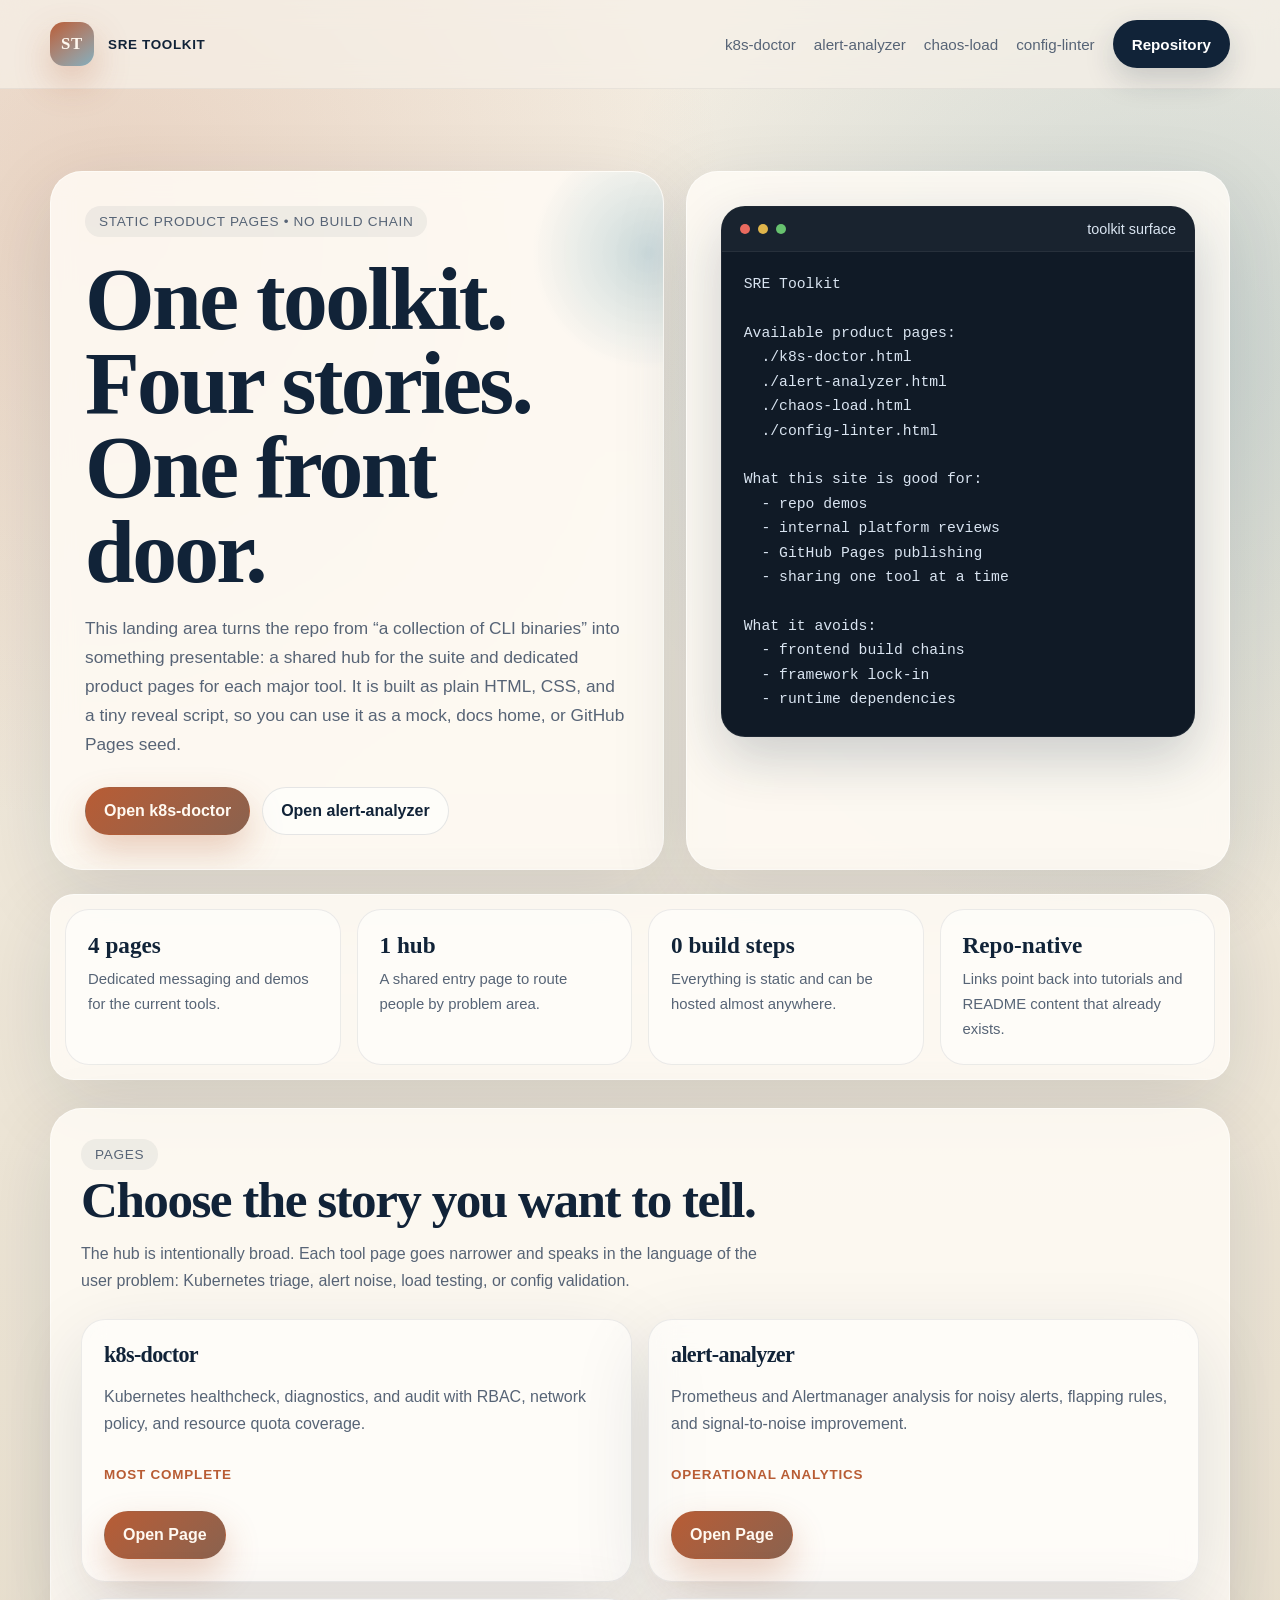
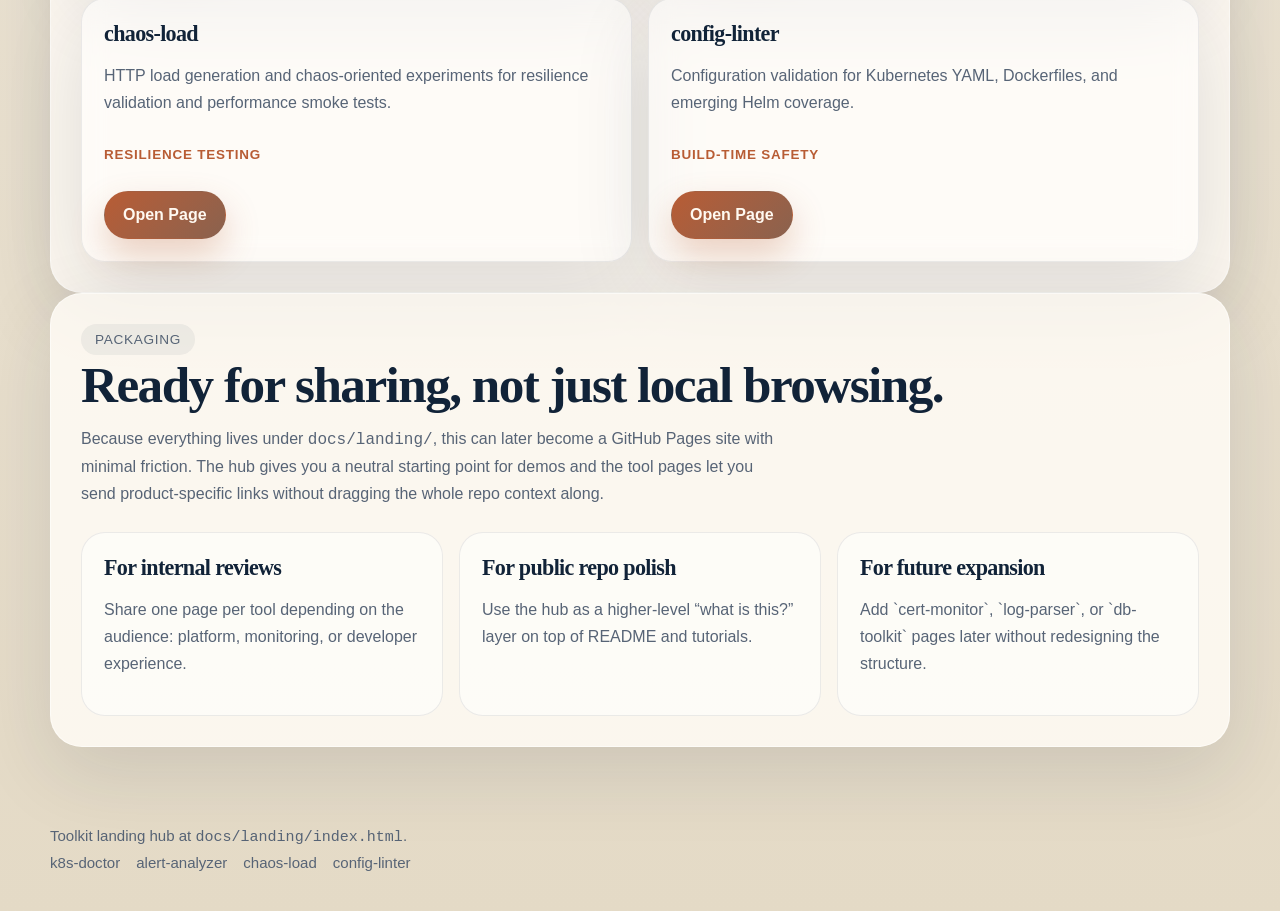
<file: docs/landing/index.html>
<!DOCTYPE html>
<html lang="en">
<head>
  <meta charset="UTF-8">
  <meta name="viewport" content="width=device-width, initial-scale=1.0">
  <title>SRE Toolkit | Tool Pages</title>
  <meta
    name="description"
    content="Static landing pages for SRE Toolkit: k8s-doctor, alert-analyzer, chaos-load, and config-linter."
  >
  <link rel="stylesheet" href="./assets/site.css">
</head>
<body style="--accent:#b85c34; --accent-2:#1f6f8b; --bg-top:#f4eee3; --bg-bottom:#e4dac6;">
  <div class="grain"></div>
  <div class="page-shell">
    <header class="site-header">
      <div class="wrap nav">
        <a class="brand" href="./index.html">
          <span class="brand-mark">ST</span>
          <span>SRE Toolkit</span>
        </a>
        <nav class="nav-links">
          <a href="./k8s-doctor.html">k8s-doctor</a>
          <a href="./alert-analyzer.html">alert-analyzer</a>
          <a href="./chaos-load.html">chaos-load</a>
          <a href="./config-linter.html">config-linter</a>
          <a class="nav-cta" href="../../README.md">Repository</a>
        </nav>
      </div>
    </header>

    <main>
      <section class="hero">
        <div class="wrap hero-grid">
          <div class="panel hero-copy reveal is-visible">
            <div class="eyebrow">Static Product Pages • No Build Chain</div>
            <h1>One toolkit. Four stories. One front door.</h1>
            <p class="lead">
              This landing area turns the repo from “a collection of CLI binaries” into something
              presentable: a shared hub for the suite and dedicated product pages for each major tool.
              It is built as plain HTML, CSS, and a tiny reveal script, so you can use it as a mock,
              docs home, or GitHub Pages seed.
            </p>
            <div class="hero-actions">
              <a class="button button-primary" href="./k8s-doctor.html">Open k8s-doctor</a>
              <a class="button button-secondary" href="./alert-analyzer.html">Open alert-analyzer</a>
            </div>
          </div>

          <aside class="panel reveal is-visible">
            <div class="terminal">
              <div class="terminal-top">
                <span class="lights"><span></span><span></span><span></span></span>
                <span>toolkit surface</span>
              </div>
              <pre>SRE Toolkit

Available product pages:
  ./k8s-doctor.html
  ./alert-analyzer.html
  ./chaos-load.html
  ./config-linter.html

What this site is good for:
  - repo demos
  - internal platform reviews
  - GitHub Pages publishing
  - sharing one tool at a time

What it avoids:
  - frontend build chains
  - framework lock-in
  - runtime dependencies</pre>
            </div>
          </aside>
        </div>

        <div class="wrap metric-strip reveal">
          <div class="metric">
            <strong>4 pages</strong>
            <span>Dedicated messaging and demos for the current tools.</span>
          </div>
          <div class="metric">
            <strong>1 hub</strong>
            <span>A shared entry page to route people by problem area.</span>
          </div>
          <div class="metric">
            <strong>0 build steps</strong>
            <span>Everything is static and can be hosted almost anywhere.</span>
          </div>
          <div class="metric">
            <strong>Repo-native</strong>
            <span>Links point back into tutorials and README content that already exists.</span>
          </div>
        </div>
      </section>

      <section class="wrap">
        <div class="section-card reveal">
          <div class="section-head">
            <div>
              <div class="eyebrow">Pages</div>
              <h2>Choose the story you want to tell.</h2>
              <p class="section-copy">
                The hub is intentionally broad. Each tool page goes narrower and speaks in the language
                of the user problem: Kubernetes triage, alert noise, load testing, or config validation.
              </p>
            </div>
          </div>

          <div class="grid-2">
            <article class="tool-card">
              <h3>k8s-doctor</h3>
              <p>Kubernetes healthcheck, diagnostics, and audit with RBAC, network policy, and resource quota coverage.</p>
              <span class="label">Most complete</span>
              <div class="hero-actions">
                <a class="button button-primary" href="./k8s-doctor.html">Open Page</a>
              </div>
            </article>
            <article class="tool-card">
              <h3>alert-analyzer</h3>
              <p>Prometheus and Alertmanager analysis for noisy alerts, flapping rules, and signal-to-noise improvement.</p>
              <span class="label">Operational analytics</span>
              <div class="hero-actions">
                <a class="button button-primary" href="./alert-analyzer.html">Open Page</a>
              </div>
            </article>
            <article class="tool-card">
              <h3>chaos-load</h3>
              <p>HTTP load generation and chaos-oriented experiments for resilience validation and performance smoke tests.</p>
              <span class="label">Resilience testing</span>
              <div class="hero-actions">
                <a class="button button-primary" href="./chaos-load.html">Open Page</a>
              </div>
            </article>
            <article class="tool-card">
              <h3>config-linter</h3>
              <p>Configuration validation for Kubernetes YAML, Dockerfiles, and emerging Helm coverage.</p>
              <span class="label">Build-time safety</span>
              <div class="hero-actions">
                <a class="button button-primary" href="./config-linter.html">Open Page</a>
              </div>
            </article>
          </div>
        </div>
      </section>

      <section class="wrap">
        <div class="section-card reveal">
          <div class="section-head">
            <div>
              <div class="eyebrow">Packaging</div>
              <h2>Ready for sharing, not just local browsing.</h2>
              <p class="section-copy">
                Because everything lives under <code>docs/landing/</code>, this can later become a GitHub Pages site
                with minimal friction. The hub gives you a neutral starting point for demos and the tool pages let you
                send product-specific links without dragging the whole repo context along.
              </p>
            </div>
          </div>

          <div class="steps">
            <article class="step">
              <h3>For internal reviews</h3>
              <p>Share one page per tool depending on the audience: platform, monitoring, or developer experience.</p>
            </article>
            <article class="step">
              <h3>For public repo polish</h3>
              <p>Use the hub as a higher-level “what is this?” layer on top of README and tutorials.</p>
            </article>
            <article class="step">
              <h3>For future expansion</h3>
              <p>Add `cert-monitor`, `log-parser`, or `db-toolkit` pages later without redesigning the structure.</p>
            </article>
          </div>
        </div>
      </section>
    </main>

    <footer class="footer">
      <div class="wrap">
        Toolkit landing hub at <code>docs/landing/index.html</code>.
        <div class="footer-links">
          <a href="./k8s-doctor.html">k8s-doctor</a>
          <a href="./alert-analyzer.html">alert-analyzer</a>
          <a href="./chaos-load.html">chaos-load</a>
          <a href="./config-linter.html">config-linter</a>
        </div>
      </div>
    </footer>
  </div>
  <script src="./assets/site.js"></script>
</body>
</html>
</file>
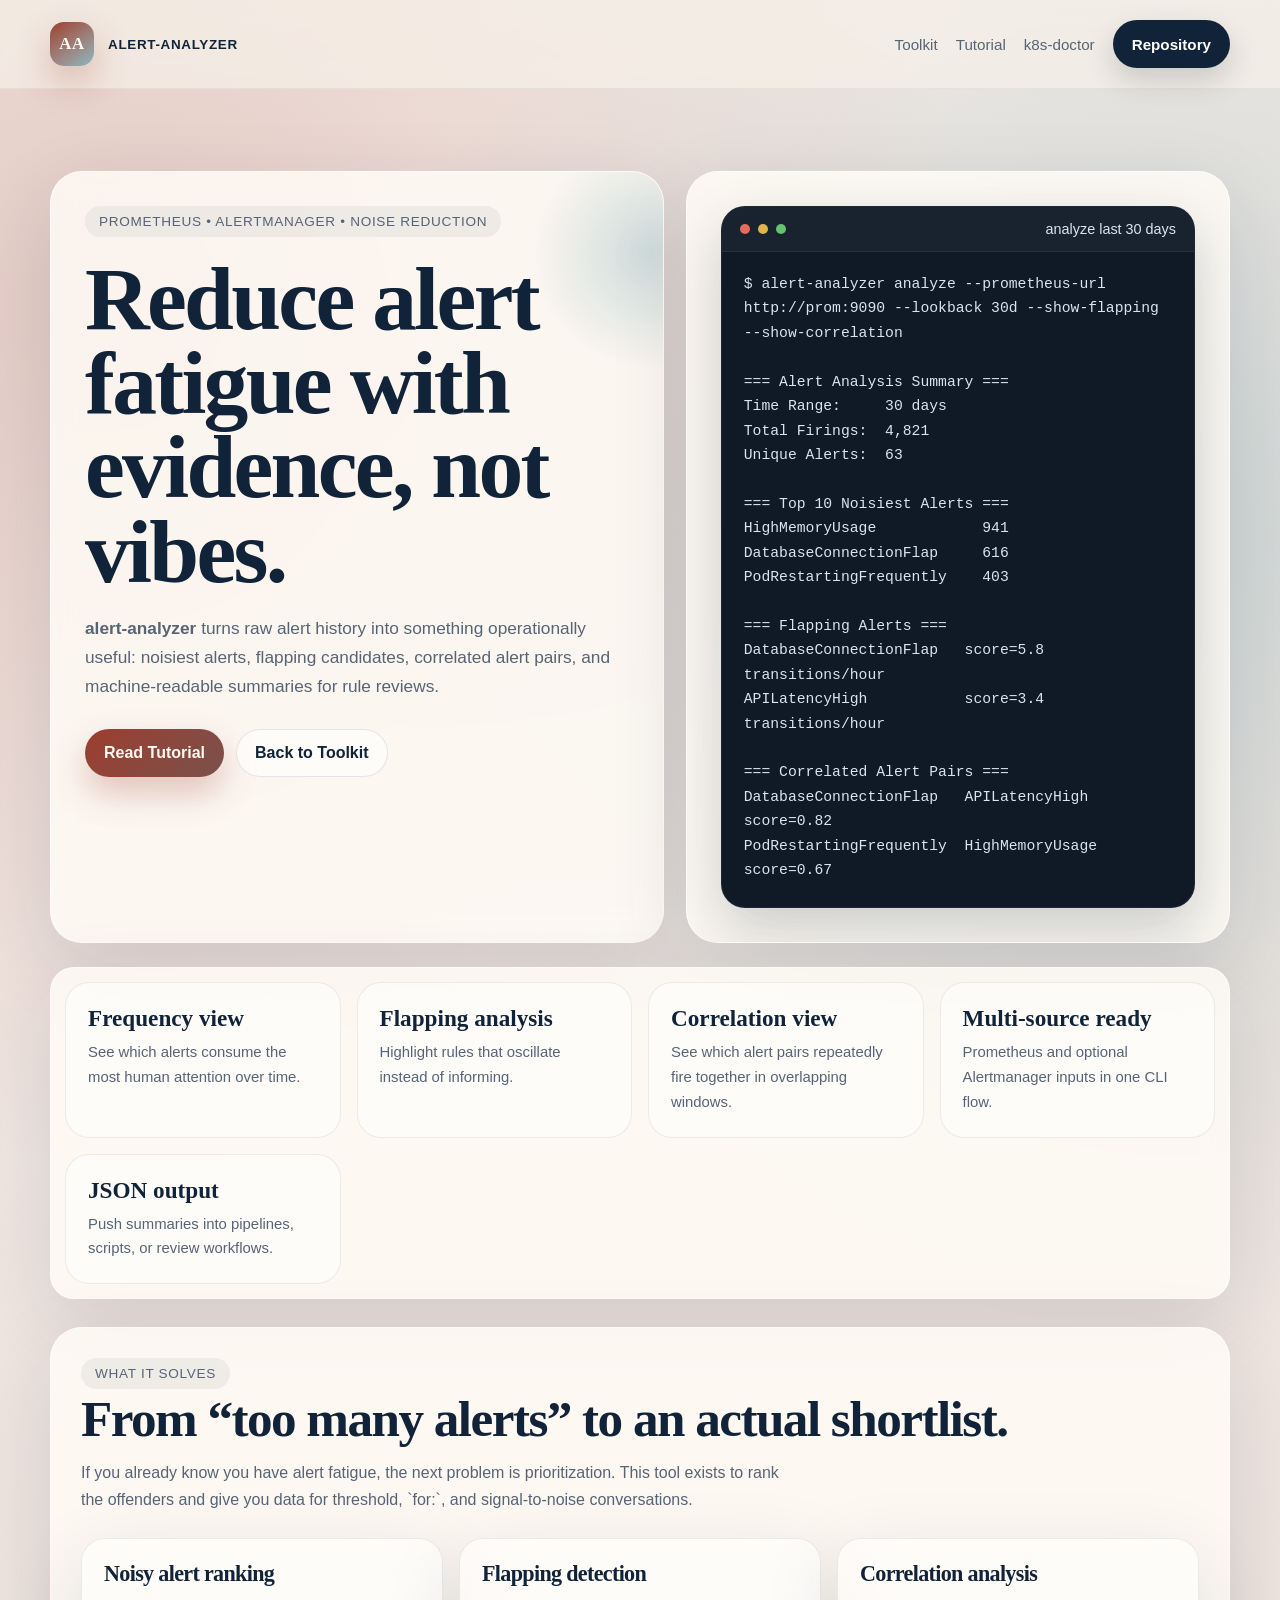
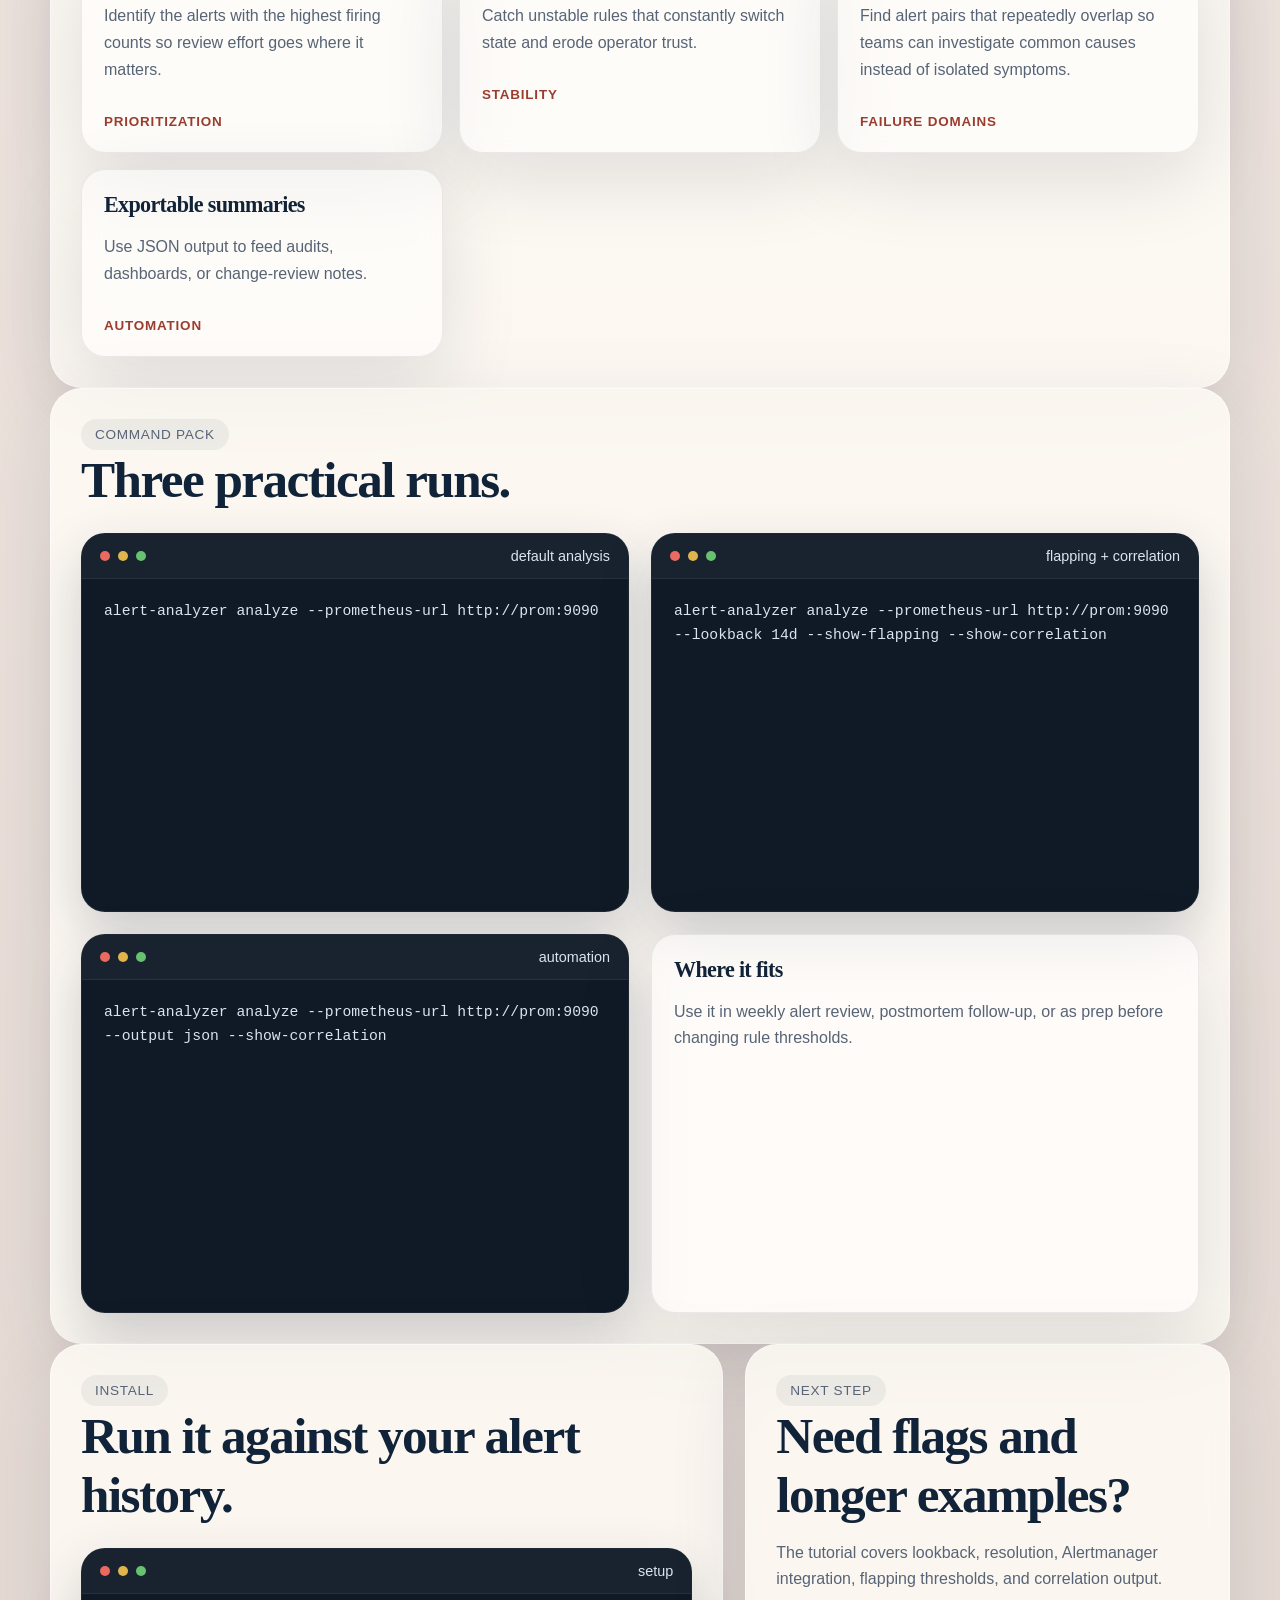
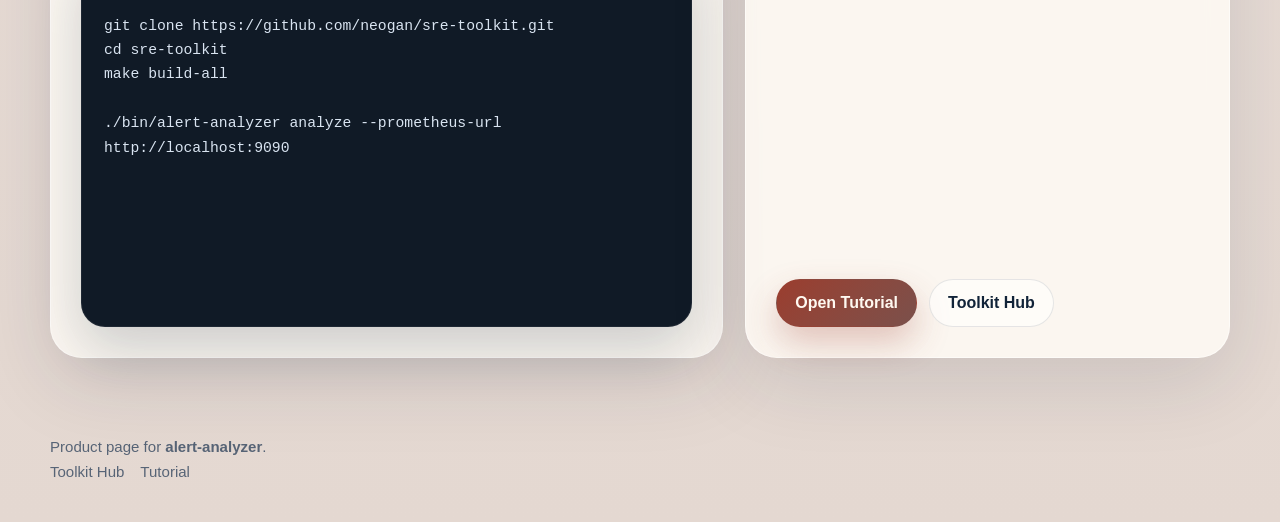
<file: docs/landing/alert-analyzer.html>
<!DOCTYPE html>
<html lang="en">
<head>
  <meta charset="UTF-8">
  <meta name="viewport" content="width=device-width, initial-scale=1.0">
  <title>alert-analyzer | Alert Noise, Flapping, and Correlation Analysis</title>
  <meta
    name="description"
    content="alert-analyzer helps SRE teams inspect noisy, flapping, and correlated Prometheus alerts using a production-friendly CLI."
  >
  <link rel="stylesheet" href="./assets/site.css">
</head>
<body style="--accent:#9b3d2e; --accent-2:#2f7d8f; --bg-top:#f5ece7; --bg-bottom:#e4d8d1;">
  <div class="grain"></div>
  <div class="page-shell">
    <header class="site-header">
      <div class="wrap nav">
        <a class="brand" href="./index.html">
          <span class="brand-mark">AA</span>
          <span>alert-analyzer</span>
        </a>
        <nav class="nav-links">
          <a href="./index.html">Toolkit</a>
          <a href="../alert-analyzer-tutorial.md">Tutorial</a>
          <a href="./k8s-doctor.html">k8s-doctor</a>
          <a class="nav-cta" href="../../README.md">Repository</a>
        </nav>
      </div>
    </header>

    <main>
      <section class="hero">
        <div class="wrap hero-grid">
          <div class="panel hero-copy reveal is-visible">
            <div class="eyebrow">Prometheus • Alertmanager • Noise Reduction</div>
            <h1>Reduce alert fatigue with evidence, not vibes.</h1>
            <p class="lead">
              <strong>alert-analyzer</strong> turns raw alert history into something operationally useful:
              noisiest alerts, flapping candidates, correlated alert pairs, and machine-readable summaries for rule reviews.
            </p>
            <div class="hero-actions">
              <a class="button button-primary" href="../alert-analyzer-tutorial.md">Read Tutorial</a>
              <a class="button button-secondary" href="./index.html">Back to Toolkit</a>
            </div>
          </div>

          <aside class="panel reveal is-visible">
            <div class="terminal">
              <div class="terminal-top">
                <span class="lights"><span></span><span></span><span></span></span>
                <span>analyze last 30 days</span>
              </div>
              <pre>$ alert-analyzer analyze --prometheus-url http://prom:9090 --lookback 30d --show-flapping --show-correlation

=== Alert Analysis Summary ===
Time Range:     30 days
Total Firings:  4,821
Unique Alerts:  63

=== Top 10 Noisiest Alerts ===
HighMemoryUsage            941
DatabaseConnectionFlap     616
PodRestartingFrequently    403

=== Flapping Alerts ===
DatabaseConnectionFlap   score=5.8 transitions/hour
APILatencyHigh           score=3.4 transitions/hour

=== Correlated Alert Pairs ===
DatabaseConnectionFlap   APILatencyHigh      score=0.82
PodRestartingFrequently  HighMemoryUsage     score=0.67</pre>
            </div>
          </aside>
        </div>

        <div class="wrap metric-strip reveal">
          <div class="metric">
            <strong>Frequency view</strong>
            <span>See which alerts consume the most human attention over time.</span>
          </div>
          <div class="metric">
            <strong>Flapping analysis</strong>
            <span>Highlight rules that oscillate instead of informing.</span>
          </div>
          <div class="metric">
            <strong>Correlation view</strong>
            <span>See which alert pairs repeatedly fire together in overlapping windows.</span>
          </div>
          <div class="metric">
            <strong>Multi-source ready</strong>
            <span>Prometheus and optional Alertmanager inputs in one CLI flow.</span>
          </div>
          <div class="metric">
            <strong>JSON output</strong>
            <span>Push summaries into pipelines, scripts, or review workflows.</span>
          </div>
        </div>
      </section>

      <section class="wrap">
        <div class="section-card reveal">
          <div class="section-head">
            <div>
              <div class="eyebrow">What It Solves</div>
              <h2>From “too many alerts” to an actual shortlist.</h2>
              <p class="section-copy">
                If you already know you have alert fatigue, the next problem is prioritization.
                This tool exists to rank the offenders and give you data for threshold, `for:`,
                and signal-to-noise conversations.
              </p>
            </div>
          </div>

          <div class="grid-3">
            <article class="card">
              <h3>Noisy alert ranking</h3>
              <p>Identify the alerts with the highest firing counts so review effort goes where it matters.</p>
              <span class="label">Prioritization</span>
            </article>
            <article class="card">
              <h3>Flapping detection</h3>
              <p>Catch unstable rules that constantly switch state and erode operator trust.</p>
              <span class="label">Stability</span>
            </article>
            <article class="card">
              <h3>Correlation analysis</h3>
              <p>Find alert pairs that repeatedly overlap so teams can investigate common causes instead of isolated symptoms.</p>
              <span class="label">Failure domains</span>
            </article>
            <article class="card">
              <h3>Exportable summaries</h3>
              <p>Use JSON output to feed audits, dashboards, or change-review notes.</p>
              <span class="label">Automation</span>
            </article>
          </div>
        </div>
      </section>

      <section class="wrap">
        <div class="section-card reveal">
          <div class="section-head">
            <div>
              <div class="eyebrow">Command Pack</div>
              <h2>Three practical runs.</h2>
            </div>
          </div>
          <div class="split-grid">
            <div class="terminal">
              <div class="terminal-top">
                <span class="lights"><span></span><span></span><span></span></span>
                <span>default analysis</span>
              </div>
              <pre>alert-analyzer analyze --prometheus-url http://prom:9090</pre>
            </div>
            <div class="terminal">
              <div class="terminal-top">
                <span class="lights"><span></span><span></span><span></span></span>
                <span>flapping + correlation</span>
              </div>
              <pre>alert-analyzer analyze --prometheus-url http://prom:9090 --lookback 14d --show-flapping --show-correlation</pre>
            </div>
            <div class="terminal">
              <div class="terminal-top">
                <span class="lights"><span></span><span></span><span></span></span>
                <span>automation</span>
              </div>
              <pre>alert-analyzer analyze --prometheus-url http://prom:9090 --output json --show-correlation</pre>
            </div>
            <article class="card">
              <h3>Where it fits</h3>
              <p>Use it in weekly alert review, postmortem follow-up, or as prep before changing rule thresholds.</p>
            </article>
          </div>
        </div>
      </section>

      <section class="wrap">
        <div class="install-grid reveal">
          <div class="section-card">
            <div class="section-head">
              <div>
                <div class="eyebrow">Install</div>
                <h2>Run it against your alert history.</h2>
              </div>
            </div>
            <div class="terminal">
              <div class="terminal-top">
                <span class="lights"><span></span><span></span><span></span></span>
                <span>setup</span>
              </div>
              <pre>git clone https://github.com/neogan/sre-toolkit.git
cd sre-toolkit
make build-all

./bin/alert-analyzer analyze --prometheus-url http://localhost:9090</pre>
            </div>
          </div>
          <aside class="cta-card">
            <div>
              <div class="eyebrow">Next Step</div>
              <h2>Need flags and longer examples?</h2>
              <p>The tutorial covers lookback, resolution, Alertmanager integration, flapping thresholds, and correlation output.</p>
            </div>
            <div class="hero-actions">
              <a class="button button-primary" href="../alert-analyzer-tutorial.md">Open Tutorial</a>
              <a class="button button-secondary" href="./index.html">Toolkit Hub</a>
            </div>
          </aside>
        </div>
      </section>
    </main>

    <footer class="footer">
      <div class="wrap">
        Product page for <strong>alert-analyzer</strong>.
        <div class="footer-links">
          <a href="./index.html">Toolkit Hub</a>
          <a href="../alert-analyzer-tutorial.md">Tutorial</a>
        </div>
      </div>
    </footer>
  </div>
  <script src="./assets/site.js"></script>
</body>
</html>
</file>
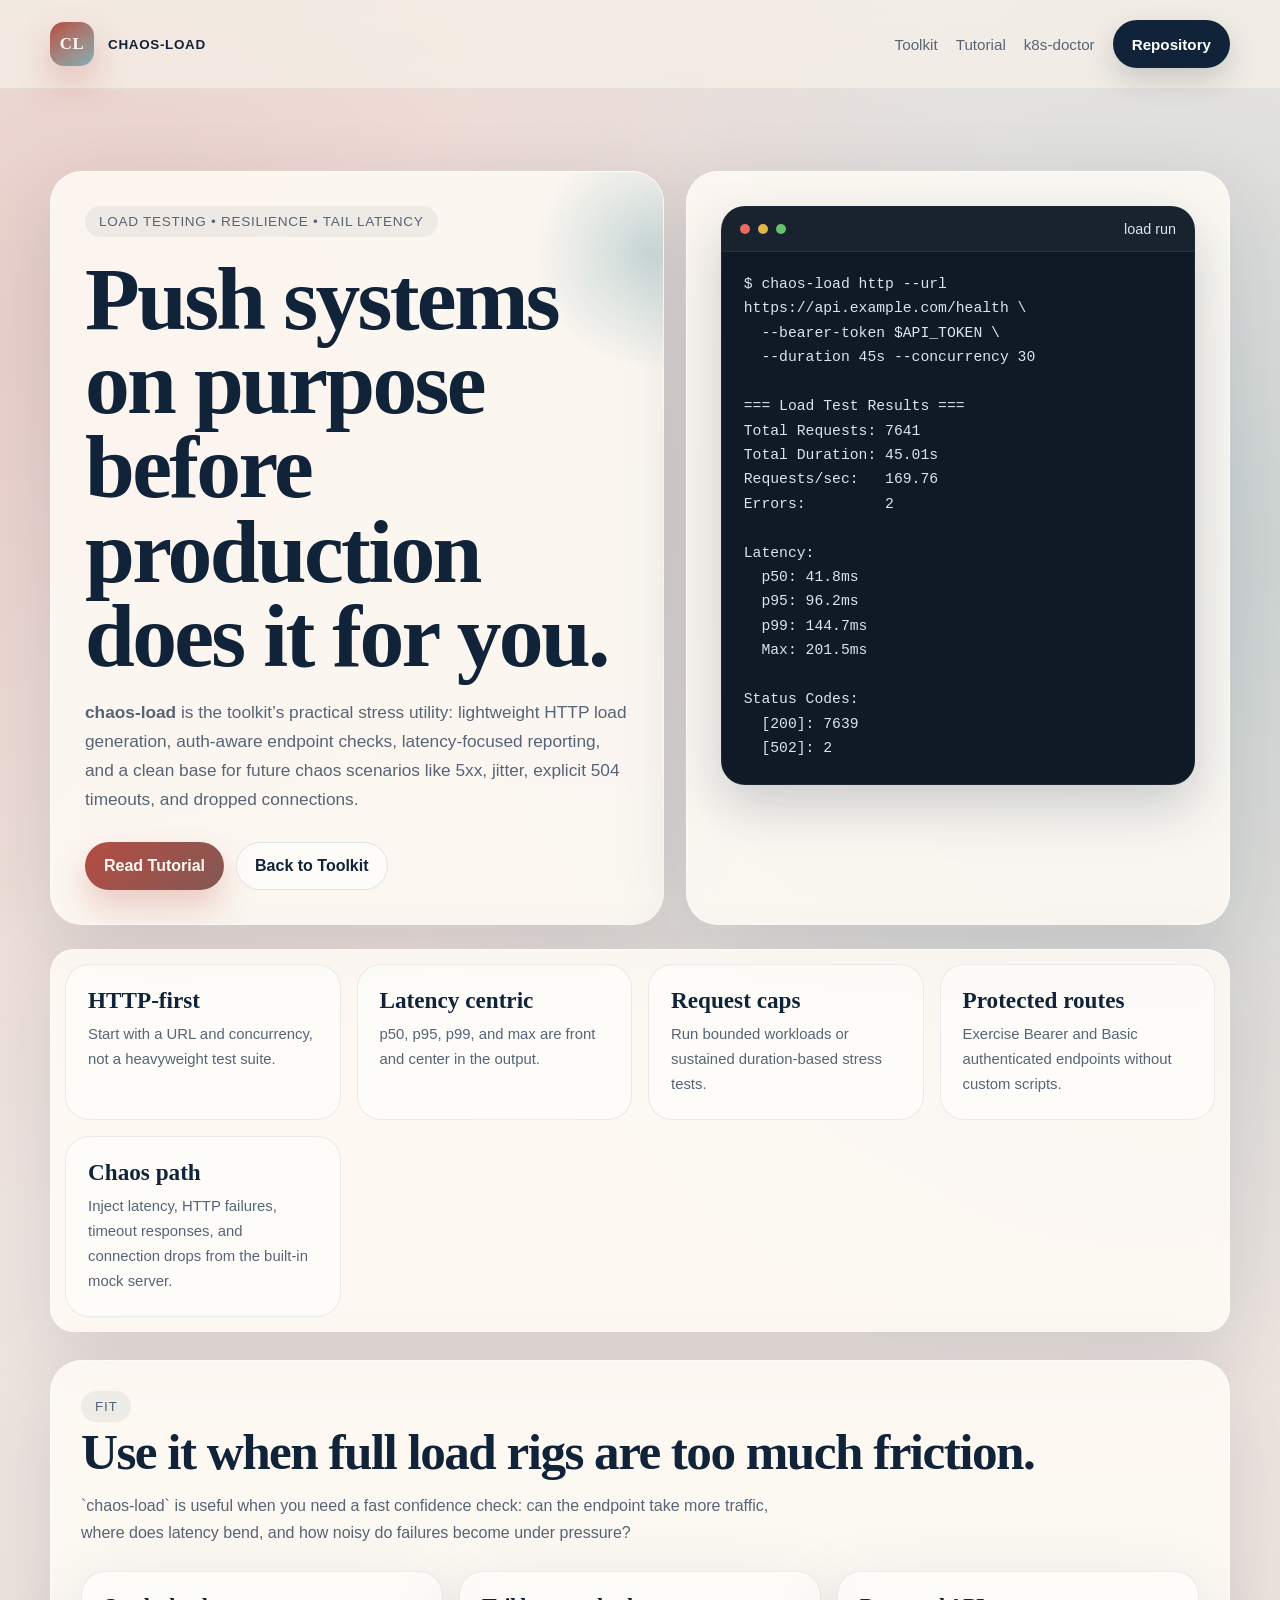
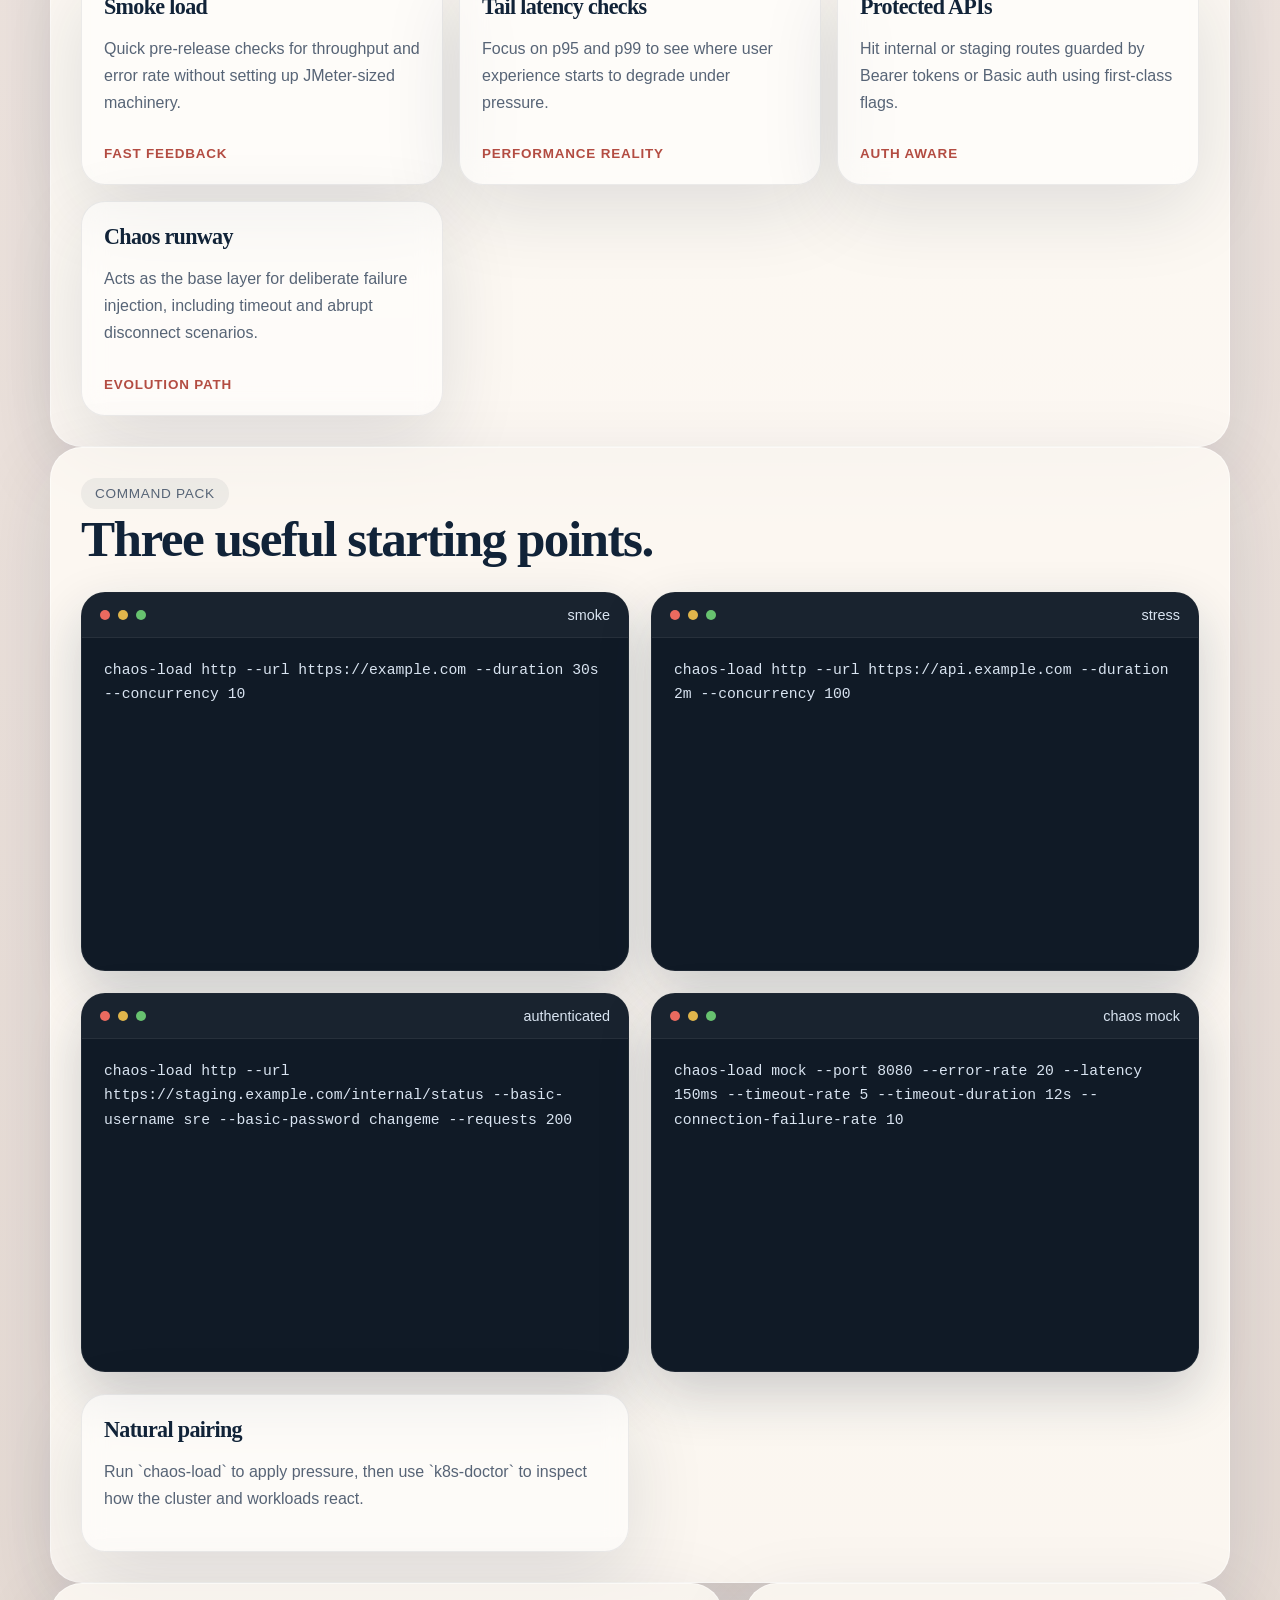
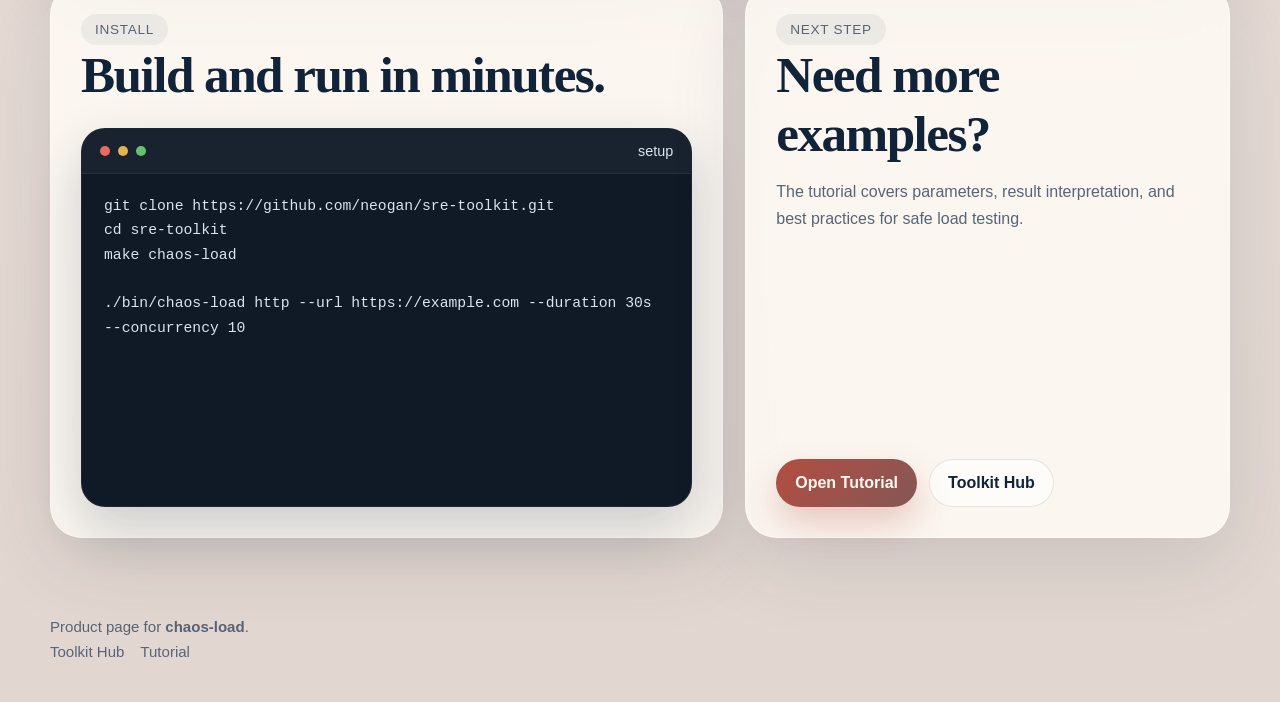
<file: docs/landing/chaos-load.html>
<!DOCTYPE html>
<html lang="en">
<head>
  <meta charset="UTF-8">
  <meta name="viewport" content="width=device-width, initial-scale=1.0">
  <title>chaos-load | Load and Resilience Experiments</title>
  <meta
    name="description"
    content="chaos-load is a practical CLI for HTTP load generation and early-stage chaos experiments."
  >
  <link rel="stylesheet" href="./assets/site.css">
</head>
<body style="--accent:#b34c42; --accent-2:#186f7c; --bg-top:#f5ece8; --bg-bottom:#e2d7d0;">
  <div class="grain"></div>
  <div class="page-shell">
    <header class="site-header">
      <div class="wrap nav">
        <a class="brand" href="./index.html">
          <span class="brand-mark">CL</span>
          <span>chaos-load</span>
        </a>
        <nav class="nav-links">
          <a href="./index.html">Toolkit</a>
          <a href="../chaos-load-tutorial.md">Tutorial</a>
          <a href="./k8s-doctor.html">k8s-doctor</a>
          <a class="nav-cta" href="../../README.md">Repository</a>
        </nav>
      </div>
    </header>

    <main>
      <section class="hero">
        <div class="wrap hero-grid">
          <div class="panel hero-copy reveal is-visible">
            <div class="eyebrow">Load Testing • Resilience • Tail Latency</div>
            <h1>Push systems on purpose before production does it for you.</h1>
            <p class="lead">
              <strong>chaos-load</strong> is the toolkit’s practical stress utility: lightweight HTTP load generation,
              auth-aware endpoint checks, latency-focused reporting, and a clean base for future chaos scenarios like 5xx,
              jitter, explicit 504 timeouts, and dropped connections.
            </p>
            <div class="hero-actions">
              <a class="button button-primary" href="../chaos-load-tutorial.md">Read Tutorial</a>
              <a class="button button-secondary" href="./index.html">Back to Toolkit</a>
            </div>
          </div>

          <aside class="panel reveal is-visible">
            <div class="terminal">
              <div class="terminal-top">
                <span class="lights"><span></span><span></span><span></span></span>
                <span>load run</span>
              </div>
              <pre>$ chaos-load http --url https://api.example.com/health \
  --bearer-token $API_TOKEN \
  --duration 45s --concurrency 30

=== Load Test Results ===
Total Requests: 7641
Total Duration: 45.01s
Requests/sec:   169.76
Errors:         2

Latency:
  p50: 41.8ms
  p95: 96.2ms
  p99: 144.7ms
  Max: 201.5ms

Status Codes:
  [200]: 7639
  [502]: 2</pre>
            </div>
          </aside>
        </div>

        <div class="wrap metric-strip reveal">
          <div class="metric">
            <strong>HTTP-first</strong>
            <span>Start with a URL and concurrency, not a heavyweight test suite.</span>
          </div>
          <div class="metric">
            <strong>Latency centric</strong>
            <span>p50, p95, p99, and max are front and center in the output.</span>
          </div>
          <div class="metric">
            <strong>Request caps</strong>
            <span>Run bounded workloads or sustained duration-based stress tests.</span>
          </div>
          <div class="metric">
            <strong>Protected routes</strong>
            <span>Exercise Bearer and Basic authenticated endpoints without custom scripts.</span>
          </div>
          <div class="metric">
            <strong>Chaos path</strong>
            <span>Inject latency, HTTP failures, timeout responses, and connection drops from the built-in mock server.</span>
          </div>
        </div>
      </section>

      <section class="wrap">
        <div class="section-card reveal">
          <div class="section-head">
            <div>
              <div class="eyebrow">Fit</div>
              <h2>Use it when full load rigs are too much friction.</h2>
              <p class="section-copy">
                `chaos-load` is useful when you need a fast confidence check: can the endpoint take more traffic,
                where does latency bend, and how noisy do failures become under pressure?
              </p>
            </div>
          </div>

          <div class="grid-3">
            <article class="card">
              <h3>Smoke load</h3>
              <p>Quick pre-release checks for throughput and error rate without setting up JMeter-sized machinery.</p>
              <span class="label">Fast feedback</span>
            </article>
            <article class="card">
              <h3>Tail latency checks</h3>
              <p>Focus on p95 and p99 to see where user experience starts to degrade under pressure.</p>
              <span class="label">Performance reality</span>
            </article>
            <article class="card">
              <h3>Protected APIs</h3>
              <p>Hit internal or staging routes guarded by Bearer tokens or Basic auth using first-class flags.</p>
              <span class="label">Auth aware</span>
            </article>
            <article class="card">
              <h3>Chaos runway</h3>
              <p>Acts as the base layer for deliberate failure injection, including timeout and abrupt disconnect scenarios.</p>
              <span class="label">Evolution path</span>
            </article>
          </div>
        </div>
      </section>

      <section class="wrap">
        <div class="section-card reveal">
          <div class="section-head">
            <div>
              <div class="eyebrow">Command Pack</div>
              <h2>Three useful starting points.</h2>
            </div>
          </div>
          <div class="split-grid">
            <div class="terminal">
              <div class="terminal-top">
                <span class="lights"><span></span><span></span><span></span></span>
                <span>smoke</span>
              </div>
              <pre>chaos-load http --url https://example.com --duration 30s --concurrency 10</pre>
            </div>
            <div class="terminal">
              <div class="terminal-top">
                <span class="lights"><span></span><span></span><span></span></span>
                <span>stress</span>
              </div>
              <pre>chaos-load http --url https://api.example.com --duration 2m --concurrency 100</pre>
            </div>
            <div class="terminal">
              <div class="terminal-top">
                <span class="lights"><span></span><span></span><span></span></span>
                <span>authenticated</span>
              </div>
              <pre>chaos-load http --url https://staging.example.com/internal/status --basic-username sre --basic-password changeme --requests 200</pre>
            </div>
            <div class="terminal">
              <div class="terminal-top">
                <span class="lights"><span></span><span></span><span></span></span>
                <span>chaos mock</span>
              </div>
              <pre>chaos-load mock --port 8080 --error-rate 20 --latency 150ms --timeout-rate 5 --timeout-duration 12s --connection-failure-rate 10</pre>
            </div>
            <article class="card">
              <h3>Natural pairing</h3>
              <p>Run `chaos-load` to apply pressure, then use `k8s-doctor` to inspect how the cluster and workloads react.</p>
            </article>
          </div>
        </div>
      </section>

      <section class="wrap">
        <div class="install-grid reveal">
          <div class="section-card">
            <div class="section-head">
              <div>
                <div class="eyebrow">Install</div>
                <h2>Build and run in minutes.</h2>
              </div>
            </div>
            <div class="terminal">
              <div class="terminal-top">
                <span class="lights"><span></span><span></span><span></span></span>
                <span>setup</span>
              </div>
              <pre>git clone https://github.com/neogan/sre-toolkit.git
cd sre-toolkit
make chaos-load

./bin/chaos-load http --url https://example.com --duration 30s --concurrency 10</pre>
            </div>
          </div>
          <aside class="cta-card">
            <div>
              <div class="eyebrow">Next Step</div>
              <h2>Need more examples?</h2>
              <p>The tutorial covers parameters, result interpretation, and best practices for safe load testing.</p>
            </div>
            <div class="hero-actions">
              <a class="button button-primary" href="../chaos-load-tutorial.md">Open Tutorial</a>
              <a class="button button-secondary" href="./index.html">Toolkit Hub</a>
            </div>
          </aside>
        </div>
      </section>
    </main>

    <footer class="footer">
      <div class="wrap">
        Product page for <strong>chaos-load</strong>.
        <div class="footer-links">
          <a href="./index.html">Toolkit Hub</a>
          <a href="../chaos-load-tutorial.md">Tutorial</a>
        </div>
      </div>
    </footer>
  </div>
  <script src="./assets/site.js"></script>
</body>
</html>
</file>
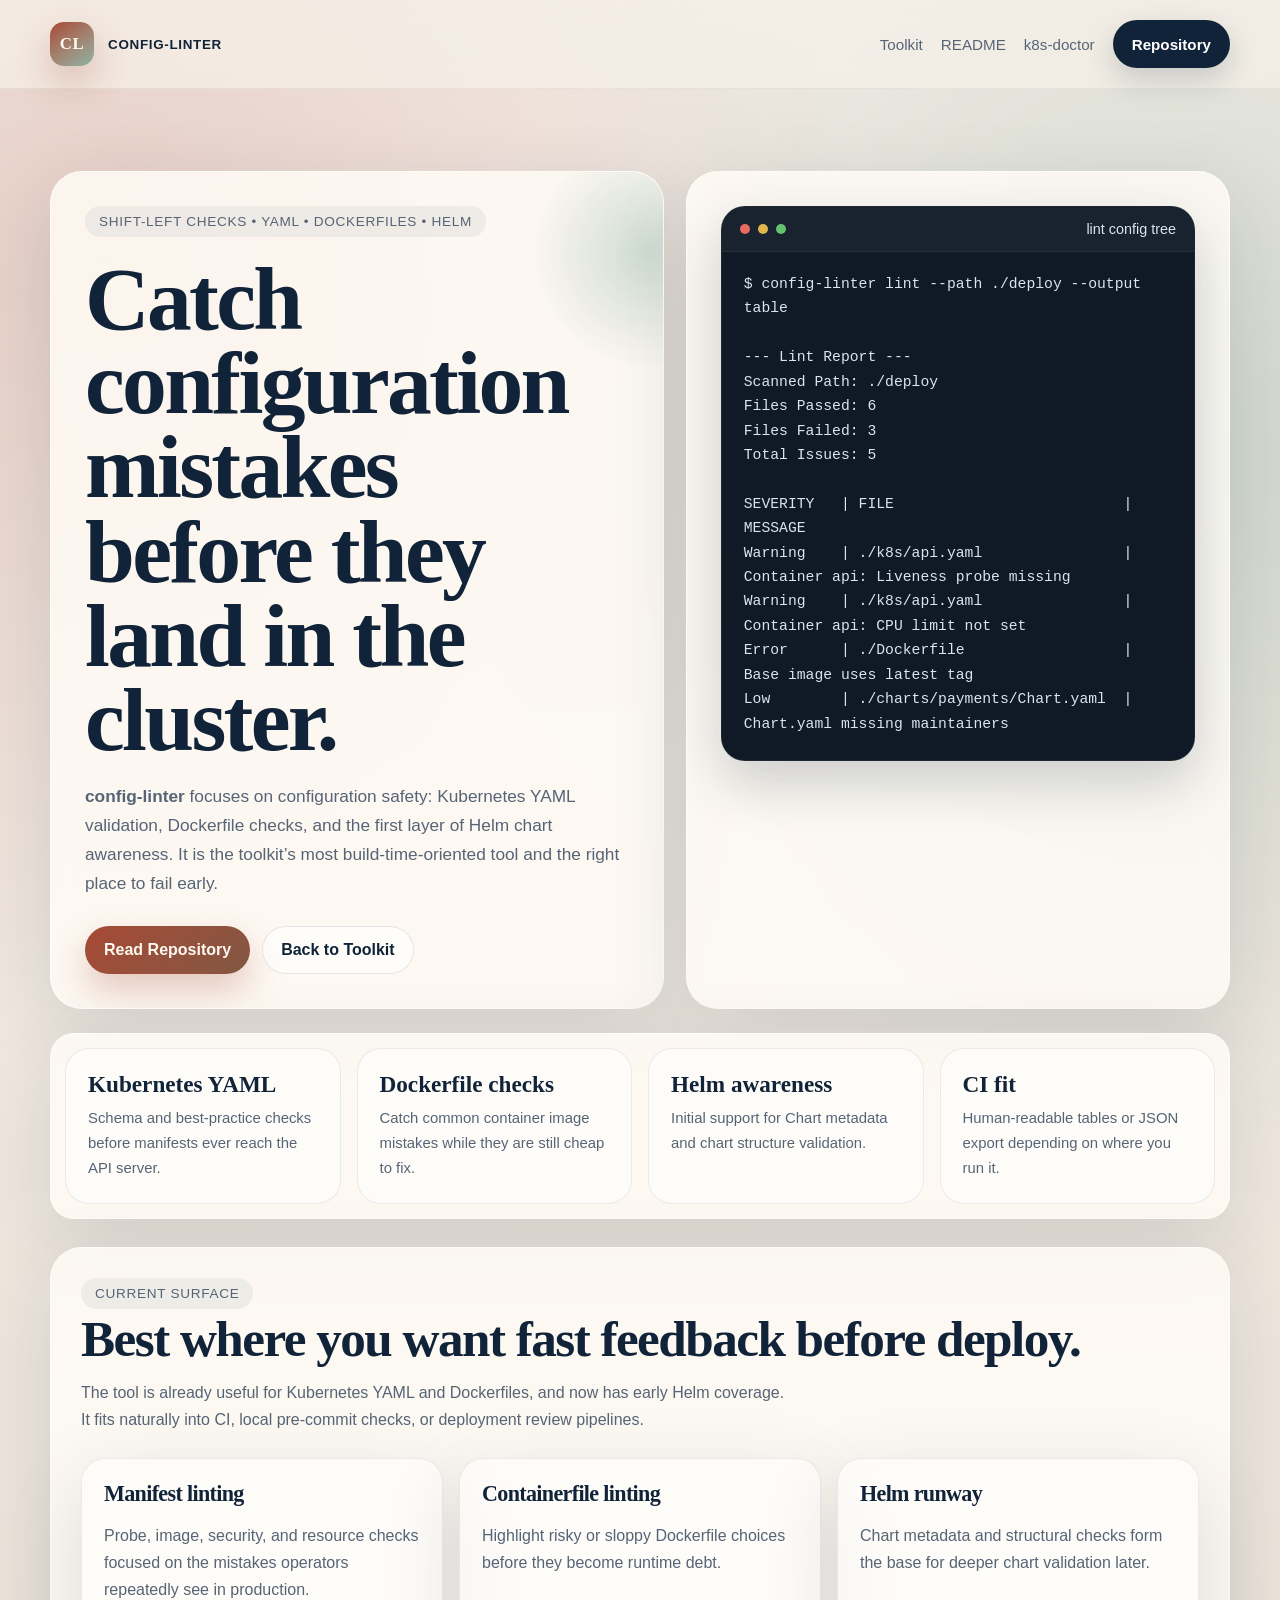
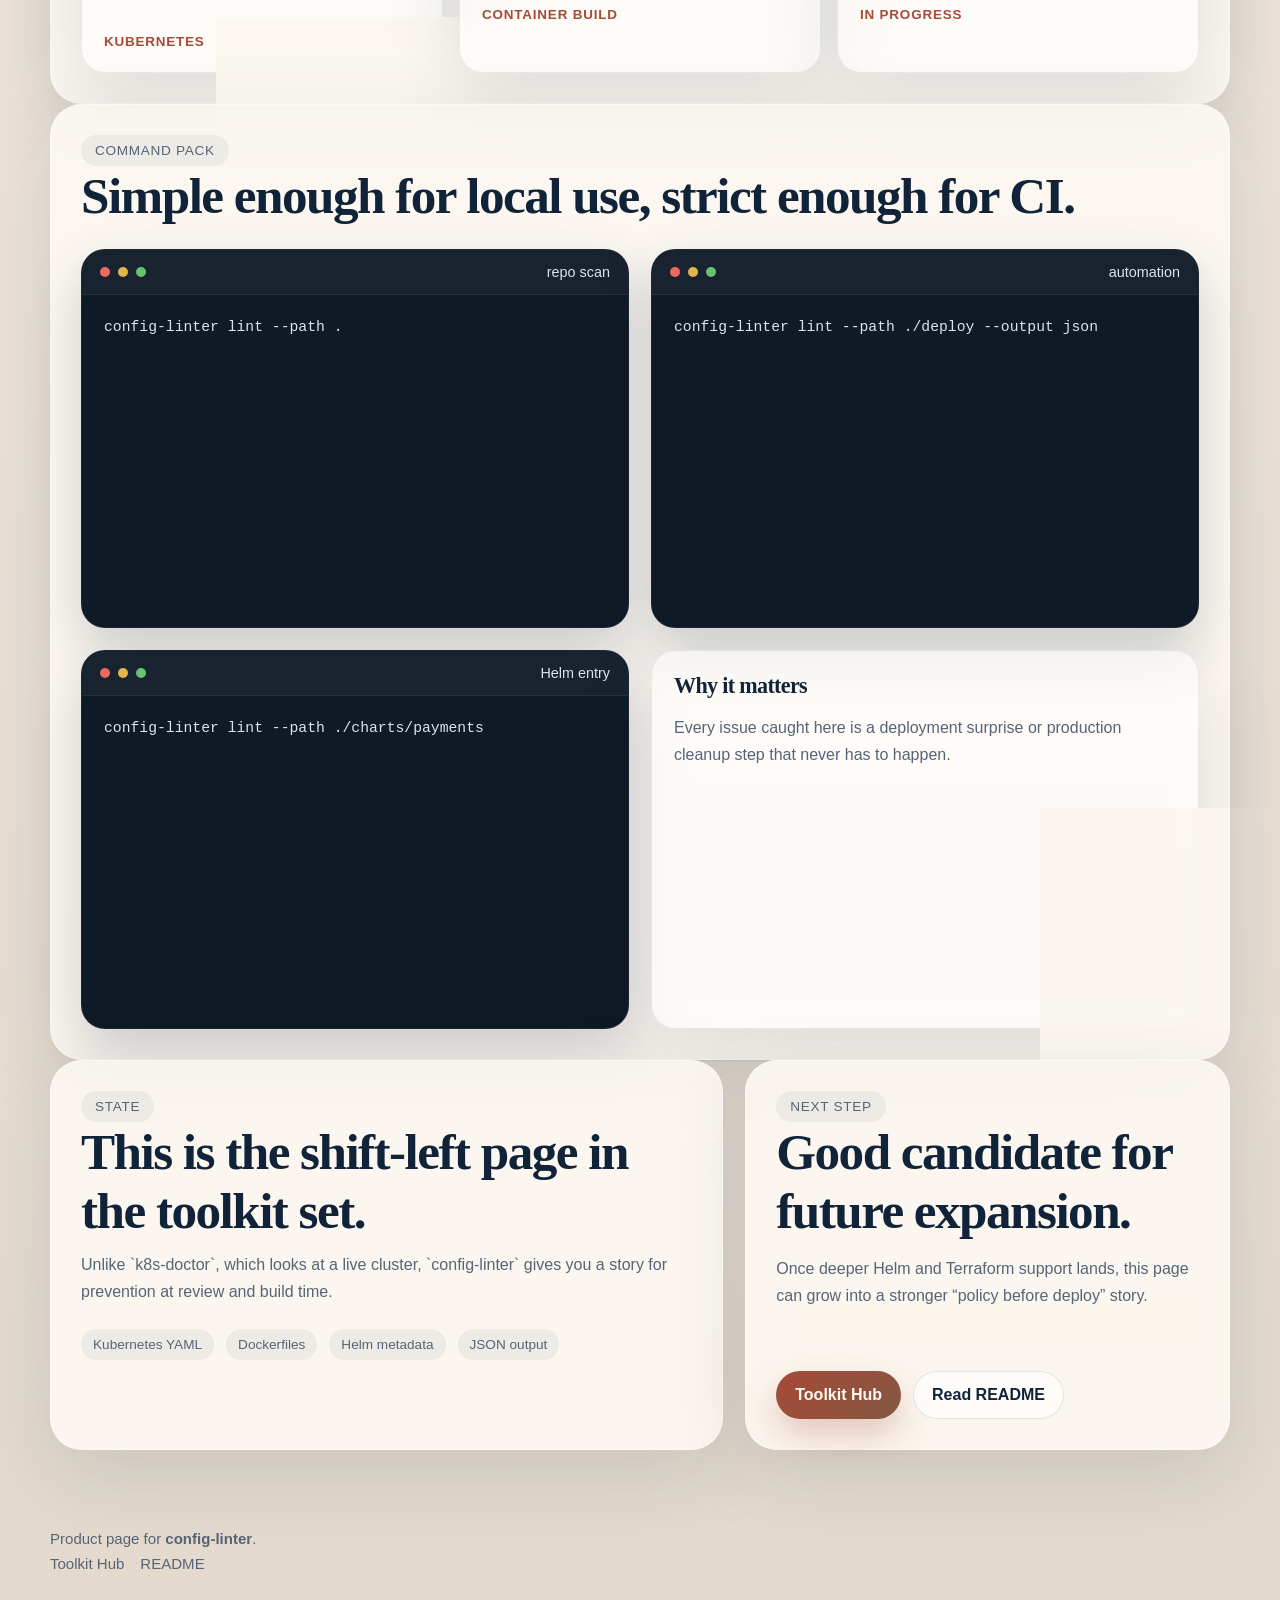
<file: docs/landing/config-linter.html>
<!DOCTYPE html>
<html lang="en">
<head>
  <meta charset="UTF-8">
  <meta name="viewport" content="width=device-width, initial-scale=1.0">
  <title>config-linter | Configuration Safety Checks</title>
  <meta
    name="description"
    content="config-linter validates Kubernetes YAML, Dockerfiles, and early Helm chart conventions before deployment."
  >
  <link rel="stylesheet" href="./assets/site.css">
</head>
<body style="--accent:#a64936; --accent-2:#2f7860; --bg-top:#f5eee8; --bg-bottom:#e3dacd;">
  <div class="grain"></div>
  <div class="page-shell">
    <header class="site-header">
      <div class="wrap nav">
        <a class="brand" href="./index.html">
          <span class="brand-mark">CL</span>
          <span>config-linter</span>
        </a>
        <nav class="nav-links">
          <a href="./index.html">Toolkit</a>
          <a href="../../README.md">README</a>
          <a href="./k8s-doctor.html">k8s-doctor</a>
          <a class="nav-cta" href="../../README.md">Repository</a>
        </nav>
      </div>
    </header>

    <main>
      <section class="hero">
        <div class="wrap hero-grid">
          <div class="panel hero-copy reveal is-visible">
            <div class="eyebrow">Shift-left Checks • YAML • Dockerfiles • Helm</div>
            <h1>Catch configuration mistakes before they land in the cluster.</h1>
            <p class="lead">
              <strong>config-linter</strong> focuses on configuration safety: Kubernetes YAML validation,
              Dockerfile checks, and the first layer of Helm chart awareness. It is the toolkit’s most
              build-time-oriented tool and the right place to fail early.
            </p>
            <div class="hero-actions">
              <a class="button button-primary" href="../../README.md">Read Repository</a>
              <a class="button button-secondary" href="./index.html">Back to Toolkit</a>
            </div>
          </div>

          <aside class="panel reveal is-visible">
            <div class="terminal">
              <div class="terminal-top">
                <span class="lights"><span></span><span></span><span></span></span>
                <span>lint config tree</span>
              </div>
              <pre>$ config-linter lint --path ./deploy --output table

--- Lint Report ---
Scanned Path: ./deploy
Files Passed: 6
Files Failed: 3
Total Issues: 5

SEVERITY   | FILE                          | MESSAGE
Warning    | ./k8s/api.yaml                | Container api: Liveness probe missing
Warning    | ./k8s/api.yaml                | Container api: CPU limit not set
Error      | ./Dockerfile                  | Base image uses latest tag
Low        | ./charts/payments/Chart.yaml  | Chart.yaml missing maintainers</pre>
            </div>
          </aside>
        </div>

        <div class="wrap metric-strip reveal">
          <div class="metric">
            <strong>Kubernetes YAML</strong>
            <span>Schema and best-practice checks before manifests ever reach the API server.</span>
          </div>
          <div class="metric">
            <strong>Dockerfile checks</strong>
            <span>Catch common container image mistakes while they are still cheap to fix.</span>
          </div>
          <div class="metric">
            <strong>Helm awareness</strong>
            <span>Initial support for Chart metadata and chart structure validation.</span>
          </div>
          <div class="metric">
            <strong>CI fit</strong>
            <span>Human-readable tables or JSON export depending on where you run it.</span>
          </div>
        </div>
      </section>

      <section class="wrap">
        <div class="section-card reveal">
          <div class="section-head">
            <div>
              <div class="eyebrow">Current Surface</div>
              <h2>Best where you want fast feedback before deploy.</h2>
              <p class="section-copy">
                The tool is already useful for Kubernetes YAML and Dockerfiles, and now has early Helm coverage.
                It fits naturally into CI, local pre-commit checks, or deployment review pipelines.
              </p>
            </div>
          </div>

          <div class="grid-3">
            <article class="card">
              <h3>Manifest linting</h3>
              <p>Probe, image, security, and resource checks focused on the mistakes operators repeatedly see in production.</p>
              <span class="label">Kubernetes</span>
            </article>
            <article class="card">
              <h3>Containerfile linting</h3>
              <p>Highlight risky or sloppy Dockerfile choices before they become runtime debt.</p>
              <span class="label">Container build</span>
            </article>
            <article class="card">
              <h3>Helm runway</h3>
              <p>Chart metadata and structural checks form the base for deeper chart validation later.</p>
              <span class="label">In progress</span>
            </article>
          </div>
        </div>
      </section>

      <section class="wrap">
        <div class="section-card reveal">
          <div class="section-head">
            <div>
              <div class="eyebrow">Command Pack</div>
              <h2>Simple enough for local use, strict enough for CI.</h2>
            </div>
          </div>
          <div class="split-grid">
            <div class="terminal">
              <div class="terminal-top">
                <span class="lights"><span></span><span></span><span></span></span>
                <span>repo scan</span>
              </div>
              <pre>config-linter lint --path .</pre>
            </div>
            <div class="terminal">
              <div class="terminal-top">
                <span class="lights"><span></span><span></span><span></span></span>
                <span>automation</span>
              </div>
              <pre>config-linter lint --path ./deploy --output json</pre>
            </div>
            <div class="terminal">
              <div class="terminal-top">
                <span class="lights"><span></span><span></span><span></span></span>
                <span>Helm entry</span>
              </div>
              <pre>config-linter lint --path ./charts/payments</pre>
            </div>
            <article class="card">
              <h3>Why it matters</h3>
              <p>Every issue caught here is a deployment surprise or production cleanup step that never has to happen.</p>
            </article>
          </div>
        </div>
      </section>

      <section class="wrap">
        <div class="cta-grid reveal">
          <div class="section-card">
            <div class="section-head">
              <div>
                <div class="eyebrow">State</div>
                <h2>This is the shift-left page in the toolkit set.</h2>
                <p class="section-copy">
                  Unlike `k8s-doctor`, which looks at a live cluster, `config-linter` gives you a story for
                  prevention at review and build time.
                </p>
              </div>
            </div>
            <div class="pill-row">
              <span class="pill">Kubernetes YAML</span>
              <span class="pill">Dockerfiles</span>
              <span class="pill">Helm metadata</span>
              <span class="pill">JSON output</span>
            </div>
          </div>
          <aside class="cta-card">
            <div>
              <div class="eyebrow">Next Step</div>
              <h2>Good candidate for future expansion.</h2>
              <p>Once deeper Helm and Terraform support lands, this page can grow into a stronger “policy before deploy” story.</p>
            </div>
            <div class="hero-actions">
              <a class="button button-primary" href="./index.html">Toolkit Hub</a>
              <a class="button button-secondary" href="../../README.md">Read README</a>
            </div>
          </aside>
        </div>
      </section>
    </main>

    <footer class="footer">
      <div class="wrap">
        Product page for <strong>config-linter</strong>.
        <div class="footer-links">
          <a href="./index.html">Toolkit Hub</a>
          <a href="../../README.md">README</a>
        </div>
      </div>
    </footer>
  </div>
  <script src="./assets/site.js"></script>
</body>
</html>
</file>
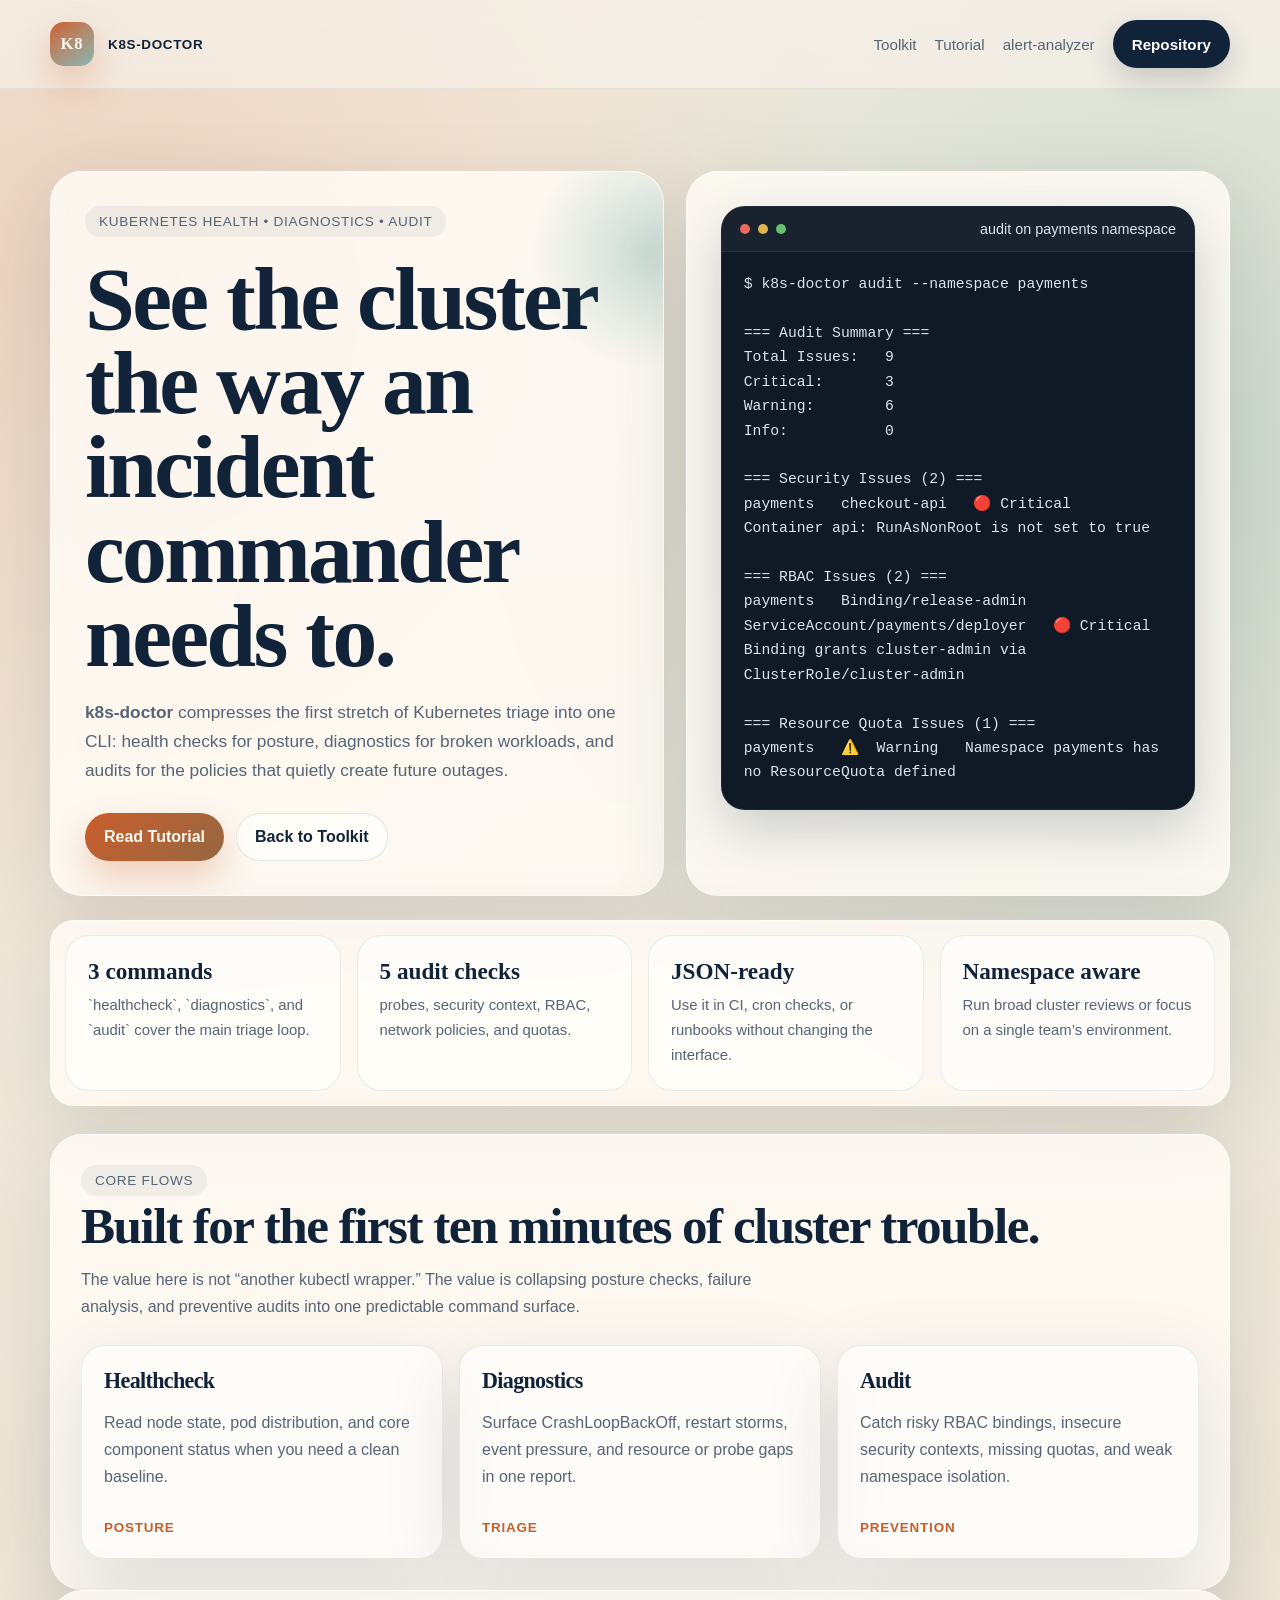
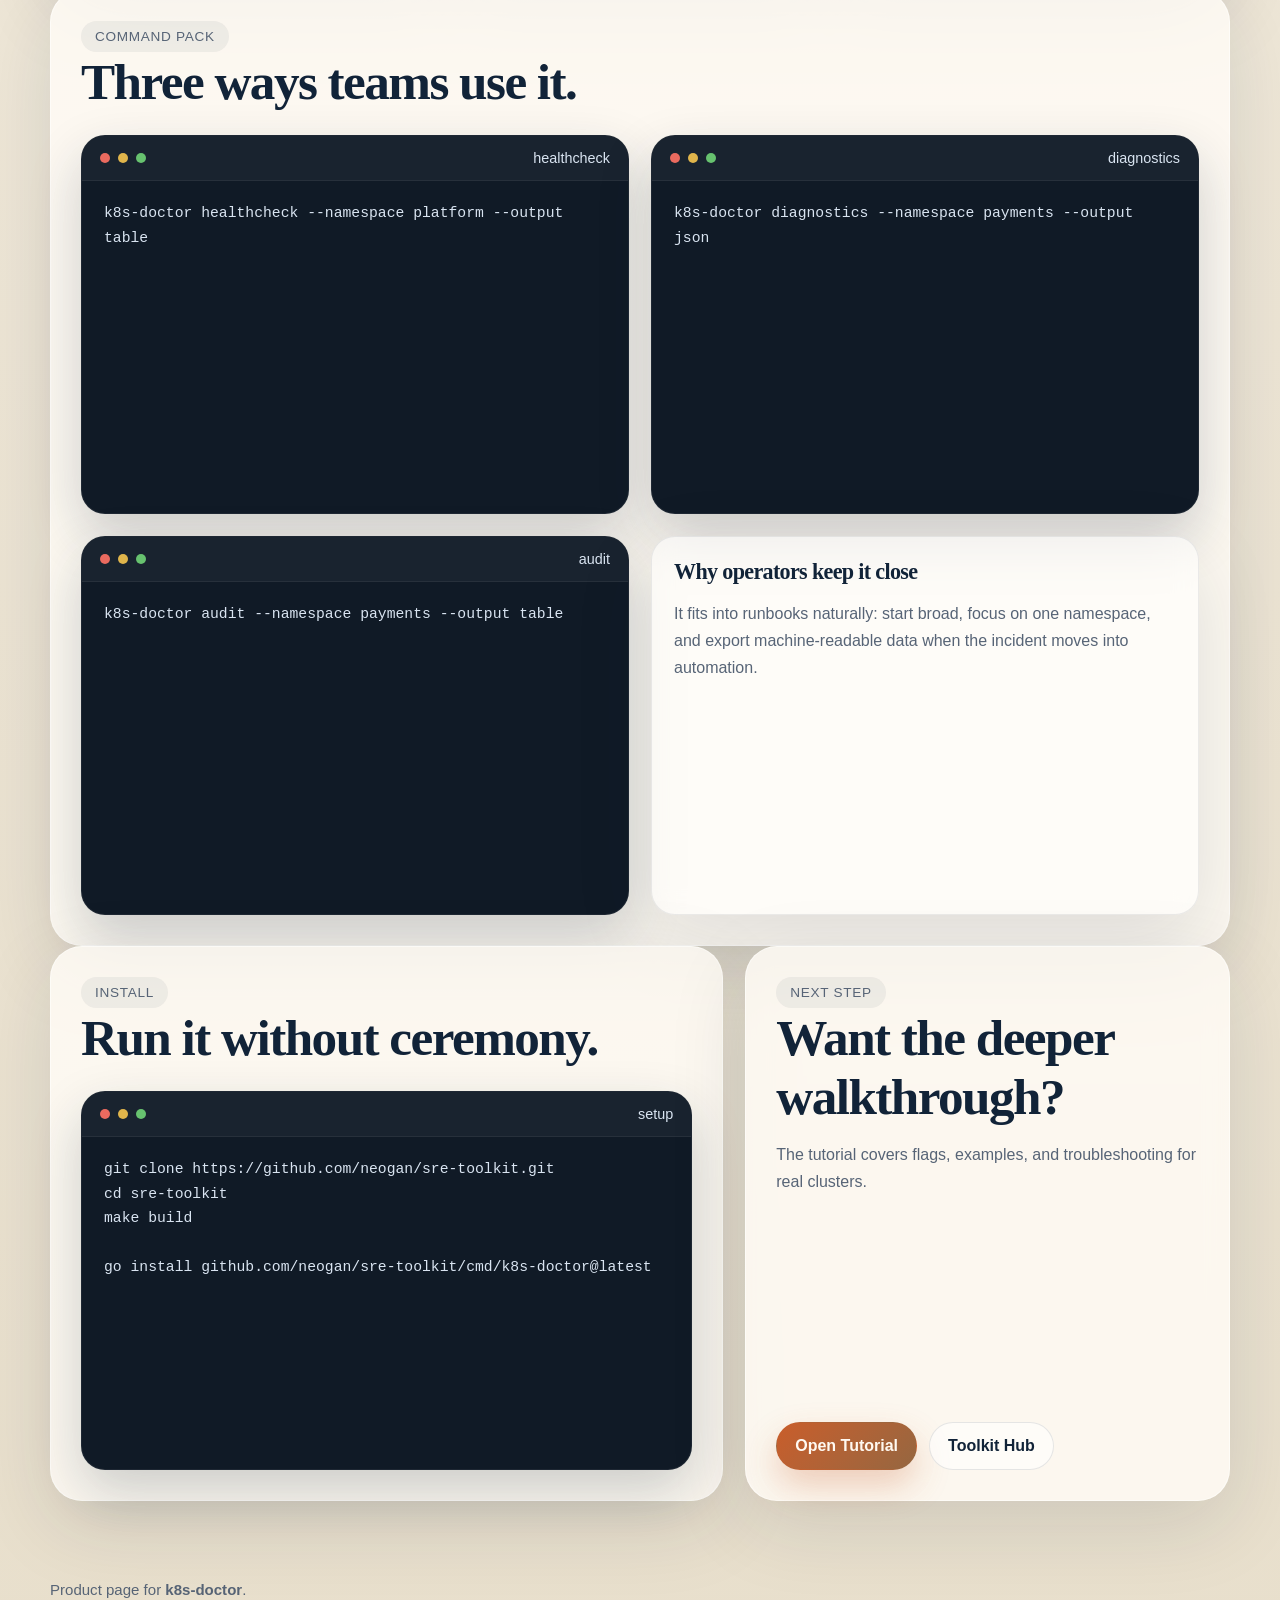
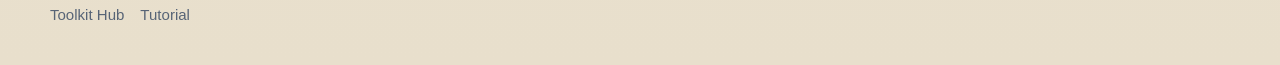
<file: docs/landing/k8s-doctor.html>
<!DOCTYPE html>
<html lang="en">
<head>
  <meta charset="UTF-8">
  <meta name="viewport" content="width=device-width, initial-scale=1.0">
  <title>k8s-doctor | Kubernetes Triage CLI</title>
  <meta
    name="description"
    content="k8s-doctor is a Kubernetes CLI for health checks, diagnostics, and security-focused audits."
  >
  <link rel="stylesheet" href="./assets/site.css">
</head>
<body style="--accent:#c95d2a; --accent-2:#1c7c74; --bg-top:#f4eee2; --bg-bottom:#e8dfcc;">
  <div class="grain"></div>
  <div class="page-shell">
    <header class="site-header">
      <div class="wrap nav">
        <a class="brand" href="./index.html">
          <span class="brand-mark">K8</span>
          <span>k8s-doctor</span>
        </a>
        <nav class="nav-links">
          <a href="./index.html">Toolkit</a>
          <a href="../k8s-doctor-tutorial.md">Tutorial</a>
          <a href="./alert-analyzer.html">alert-analyzer</a>
          <a class="nav-cta" href="../../README.md">Repository</a>
        </nav>
      </div>
    </header>

    <main>
      <section class="hero">
        <div class="wrap hero-grid">
          <div class="panel hero-copy reveal is-visible">
            <div class="eyebrow">Kubernetes Health • Diagnostics • Audit</div>
            <h1>See the cluster the way an incident commander needs to.</h1>
            <p class="lead">
              <strong>k8s-doctor</strong> compresses the first stretch of Kubernetes triage into one CLI:
              health checks for posture, diagnostics for broken workloads, and audits for the policies that
              quietly create future outages.
            </p>
            <div class="hero-actions">
              <a class="button button-primary" href="../k8s-doctor-tutorial.md">Read Tutorial</a>
              <a class="button button-secondary" href="./index.html">Back to Toolkit</a>
            </div>
          </div>

          <aside class="panel reveal is-visible">
            <div class="terminal">
              <div class="terminal-top">
                <span class="lights"><span></span><span></span><span></span></span>
                <span>audit on payments namespace</span>
              </div>
              <pre>$ k8s-doctor audit --namespace payments

=== Audit Summary ===
Total Issues:   9
Critical:       3
Warning:        6
Info:           0

=== Security Issues (2) ===
payments   checkout-api   🔴 Critical   Container api: RunAsNonRoot is not set to true

=== RBAC Issues (2) ===
payments   Binding/release-admin   ServiceAccount/payments/deployer   🔴 Critical   Binding grants cluster-admin via ClusterRole/cluster-admin

=== Resource Quota Issues (1) ===
payments   ⚠️  Warning   Namespace payments has no ResourceQuota defined</pre>
            </div>
          </aside>
        </div>

        <div class="wrap metric-strip reveal">
          <div class="metric">
            <strong>3 commands</strong>
            <span>`healthcheck`, `diagnostics`, and `audit` cover the main triage loop.</span>
          </div>
          <div class="metric">
            <strong>5 audit checks</strong>
            <span>probes, security context, RBAC, network policies, and quotas.</span>
          </div>
          <div class="metric">
            <strong>JSON-ready</strong>
            <span>Use it in CI, cron checks, or runbooks without changing the interface.</span>
          </div>
          <div class="metric">
            <strong>Namespace aware</strong>
            <span>Run broad cluster reviews or focus on a single team’s environment.</span>
          </div>
        </div>
      </section>

      <section class="wrap">
        <div class="section-card reveal">
          <div class="section-head">
            <div>
              <div class="eyebrow">Core Flows</div>
              <h2>Built for the first ten minutes of cluster trouble.</h2>
              <p class="section-copy">
                The value here is not “another kubectl wrapper.” The value is collapsing posture checks,
                failure analysis, and preventive audits into one predictable command surface.
              </p>
            </div>
          </div>

          <div class="grid-3">
            <article class="card">
              <h3>Healthcheck</h3>
              <p>Read node state, pod distribution, and core component status when you need a clean baseline.</p>
              <span class="label">Posture</span>
            </article>
            <article class="card">
              <h3>Diagnostics</h3>
              <p>Surface CrashLoopBackOff, restart storms, event pressure, and resource or probe gaps in one report.</p>
              <span class="label">Triage</span>
            </article>
            <article class="card">
              <h3>Audit</h3>
              <p>Catch risky RBAC bindings, insecure security contexts, missing quotas, and weak namespace isolation.</p>
              <span class="label">Prevention</span>
            </article>
          </div>
        </div>
      </section>

      <section class="wrap">
        <div class="section-card reveal">
          <div class="section-head">
            <div>
              <div class="eyebrow">Command Pack</div>
              <h2>Three ways teams use it.</h2>
            </div>
          </div>
          <div class="split-grid">
            <div class="terminal">
              <div class="terminal-top">
                <span class="lights"><span></span><span></span><span></span></span>
                <span>healthcheck</span>
              </div>
              <pre>k8s-doctor healthcheck --namespace platform --output table</pre>
            </div>
            <div class="terminal">
              <div class="terminal-top">
                <span class="lights"><span></span><span></span><span></span></span>
                <span>diagnostics</span>
              </div>
              <pre>k8s-doctor diagnostics --namespace payments --output json</pre>
            </div>
            <div class="terminal">
              <div class="terminal-top">
                <span class="lights"><span></span><span></span><span></span></span>
                <span>audit</span>
              </div>
              <pre>k8s-doctor audit --namespace payments --output table</pre>
            </div>
            <article class="card">
              <h3>Why operators keep it close</h3>
              <p>It fits into runbooks naturally: start broad, focus on one namespace, and export machine-readable data when the incident moves into automation.</p>
            </article>
          </div>
        </div>
      </section>

      <section class="wrap">
        <div class="install-grid reveal">
          <div class="section-card">
            <div class="section-head">
              <div>
                <div class="eyebrow">Install</div>
                <h2>Run it without ceremony.</h2>
              </div>
            </div>
            <div class="terminal">
              <div class="terminal-top">
                <span class="lights"><span></span><span></span><span></span></span>
                <span>setup</span>
              </div>
              <pre>git clone https://github.com/neogan/sre-toolkit.git
cd sre-toolkit
make build

go install github.com/neogan/sre-toolkit/cmd/k8s-doctor@latest</pre>
            </div>
          </div>
          <aside class="cta-card">
            <div>
              <div class="eyebrow">Next Step</div>
              <h2>Want the deeper walkthrough?</h2>
              <p>The tutorial covers flags, examples, and troubleshooting for real clusters.</p>
            </div>
            <div class="hero-actions">
              <a class="button button-primary" href="../k8s-doctor-tutorial.md">Open Tutorial</a>
              <a class="button button-secondary" href="./index.html">Toolkit Hub</a>
            </div>
          </aside>
        </div>
      </section>
    </main>

    <footer class="footer">
      <div class="wrap">
        Product page for <strong>k8s-doctor</strong>.
        <div class="footer-links">
          <a href="./index.html">Toolkit Hub</a>
          <a href="../k8s-doctor-tutorial.md">Tutorial</a>
        </div>
      </div>
    </footer>
  </div>
  <script src="./assets/site.js"></script>
</body>
</html>
</file>
<file: docs/landing/assets/site.css>
:root {
  --bg-top: #f3eee3;
  --bg-bottom: #e8dfcc;
  --ink: #112338;
  --muted: #576476;
  --panel: rgba(255, 252, 246, 0.84);
  --panel-strong: #fffdf7;
  --line: rgba(17, 35, 56, 0.1);
  --accent: #c95d2a;
  --accent-2: #1c7c74;
  --accent-3: #d2a63e;
  --shadow: 0 24px 80px rgba(17, 35, 56, 0.12);
  --max-width: 1180px;
  --radius-xl: 32px;
  --radius-lg: 24px;
  --radius-md: 18px;
}

* {
  box-sizing: border-box;
}

html {
  scroll-behavior: smooth;
}

body {
  margin: 0;
  min-height: 100vh;
  color: var(--ink);
  font-family: "Avenir Next", "Segoe UI", "Helvetica Neue", sans-serif;
  background:
    radial-gradient(circle at 8% 8%, color-mix(in srgb, var(--accent) 18%, transparent), transparent 24%),
    radial-gradient(circle at 92% 14%, color-mix(in srgb, var(--accent-2) 18%, transparent), transparent 24%),
    linear-gradient(180deg, var(--bg-top) 0%, var(--bg-bottom) 100%);
}

a {
  color: inherit;
  text-decoration: none;
}

code,
pre {
  font-family: "SFMono-Regular", "Menlo", "Monaco", monospace;
}

.page-shell {
  position: relative;
  overflow: hidden;
}

.grain {
  position: fixed;
  inset: 0;
  pointer-events: none;
  opacity: 0.07;
  background-image:
    linear-gradient(rgba(17, 35, 56, 0.04) 1px, transparent 1px),
    linear-gradient(90deg, rgba(17, 35, 56, 0.04) 1px, transparent 1px);
  background-size: 28px 28px;
  mask-image: radial-gradient(circle at center, black 36%, transparent 92%);
}

.wrap {
  width: min(calc(100% - 32px), var(--max-width));
  margin: 0 auto;
}

.site-header {
  position: sticky;
  top: 0;
  z-index: 20;
  padding: 20px 0;
  background: rgba(245, 240, 232, 0.72);
  border-bottom: 1px solid rgba(17, 35, 56, 0.06);
  backdrop-filter: blur(12px);
}

.nav {
  display: flex;
  align-items: center;
  justify-content: space-between;
  gap: 16px;
}

.brand {
  display: inline-flex;
  align-items: center;
  gap: 14px;
  font-size: 0.84rem;
  font-weight: 700;
  letter-spacing: 0.05em;
  text-transform: uppercase;
}

.brand-mark {
  width: 44px;
  height: 44px;
  border-radius: 14px;
  display: grid;
  place-items: center;
  color: #fff8ef;
  background: linear-gradient(145deg, var(--accent), color-mix(in srgb, var(--accent-2) 56%, white));
  box-shadow: 0 16px 36px color-mix(in srgb, var(--accent) 30%, transparent);
  font-family: "Iowan Old Style", "Palatino Linotype", "Book Antiqua", serif;
  font-size: 1.05rem;
}

.nav-links {
  display: flex;
  align-items: center;
  gap: 18px;
  flex-wrap: wrap;
  font-size: 0.95rem;
  color: var(--muted);
}

.nav-cta,
.button {
  display: inline-flex;
  align-items: center;
  justify-content: center;
  gap: 10px;
  min-height: 48px;
  padding: 0 18px;
  border-radius: 999px;
  font-weight: 600;
  border: 1px solid transparent;
  transition: transform 180ms ease, box-shadow 180ms ease, background 180ms ease;
}

.nav-cta:hover,
.button:hover {
  transform: translateY(-2px);
}

.nav-cta {
  background: var(--ink);
  color: #fff;
  box-shadow: 0 12px 30px rgba(17, 35, 56, 0.18);
}

.button-primary {
  background: linear-gradient(135deg, var(--accent), color-mix(in srgb, var(--accent) 70%, var(--accent-2)));
  color: #fff9f1;
  box-shadow: 0 16px 34px color-mix(in srgb, var(--accent) 28%, transparent);
}

.button-secondary {
  background: rgba(255, 255, 255, 0.58);
  border-color: var(--line);
}

.hero {
  padding: 54px 0 28px;
}

.hero-grid,
.split-grid,
.install-grid,
.cta-grid {
  display: grid;
  gap: 22px;
}

.hero-grid {
  grid-template-columns: minmax(0, 1.06fr) minmax(340px, 0.94fr);
}

.split-grid {
  grid-template-columns: repeat(2, minmax(0, 1fr));
}

.install-grid,
.cta-grid {
  grid-template-columns: minmax(0, 1fr) minmax(320px, 0.72fr);
}

.panel,
.metric-strip,
.tool-card,
.card,
.cta-card {
  background: var(--panel);
  border: 1px solid rgba(255, 255, 255, 0.52);
  box-shadow: var(--shadow);
  backdrop-filter: blur(12px);
}

.panel,
.section-card,
.cta-card {
  border-radius: var(--radius-xl);
}

.panel {
  padding: 34px;
  position: relative;
  overflow: hidden;
}

.panel.hero-copy::after {
  content: "";
  position: absolute;
  right: -110px;
  top: -44px;
  width: 250px;
  height: 250px;
  border-radius: 50%;
  background: radial-gradient(circle, color-mix(in srgb, var(--accent-2) 22%, transparent), transparent 66%);
}

.eyebrow,
.pill {
  display: inline-flex;
  align-items: center;
  gap: 10px;
  border-radius: 999px;
  background: rgba(17, 35, 56, 0.06);
  color: var(--muted);
  font-size: 0.85rem;
}

.eyebrow {
  padding: 8px 14px;
  letter-spacing: 0.05em;
  text-transform: uppercase;
}

.pill {
  padding: 8px 12px;
}

.pill-row,
.hero-actions,
.command-list {
  display: flex;
  flex-wrap: wrap;
  gap: 12px;
}

h1,
h2,
h3 {
  margin: 0;
  font-family: "Iowan Old Style", "Palatino Linotype", "Book Antiqua", serif;
  letter-spacing: -0.03em;
}

h1 {
  margin-top: 20px;
  font-size: clamp(3rem, 7vw, 5.9rem);
  line-height: 0.94;
}

h2 {
  font-size: clamp(2rem, 4vw, 3.2rem);
}

h3 {
  font-size: 1.38rem;
}

.lead,
.section-copy,
.card p,
.tool-card p,
.cta-card p,
.metric span,
.step p {
  color: var(--muted);
  line-height: 1.68;
}

.lead {
  margin: 20px 0 0;
  max-width: 42rem;
  font-size: 1.08rem;
}

.hero-actions {
  margin-top: 28px;
}

.terminal {
  border-radius: 24px;
  overflow: hidden;
  background: #101a26;
  color: #d9e4f1;
  border: 1px solid rgba(255, 255, 255, 0.06);
  box-shadow: 0 22px 54px rgba(17, 35, 56, 0.2);
}

.terminal-top {
  display: flex;
  align-items: center;
  justify-content: space-between;
  gap: 14px;
  padding: 14px 18px;
  font-size: 0.9rem;
  background: rgba(255, 255, 255, 0.04);
  border-bottom: 1px solid rgba(255, 255, 255, 0.06);
}

.lights {
  display: inline-flex;
  gap: 8px;
}

.lights span {
  width: 10px;
  height: 10px;
  border-radius: 50%;
  display: block;
}

.lights span:nth-child(1) { background: #ea6a5f; }
.lights span:nth-child(2) { background: #e0b54b; }
.lights span:nth-child(3) { background: #67c26f; }

.terminal pre {
  margin: 0;
  padding: 20px 22px 24px;
  min-height: 332px;
  font-size: 0.92rem;
  line-height: 1.66;
  white-space: pre-wrap;
}

.metric-strip,
.grid-2,
.grid-3,
.grid-4,
.steps {
  display: grid;
  gap: 16px;
}

.metric-strip {
  margin-top: 24px;
  border-radius: var(--radius-lg);
  padding: 14px;
  grid-template-columns: repeat(4, minmax(0, 1fr));
}

.grid-2 {
  grid-template-columns: repeat(2, minmax(0, 1fr));
}

.grid-3,
.steps {
  grid-template-columns: repeat(3, minmax(0, 1fr));
}

.grid-4 {
  grid-template-columns: repeat(4, minmax(0, 1fr));
}

.metric,
.card,
.tool-card,
.step {
  border-radius: var(--radius-lg);
  padding: 22px;
  background: rgba(255, 255, 255, 0.52);
  border: 1px solid rgba(17, 35, 56, 0.08);
}

.metric strong {
  display: block;
  font-family: "Iowan Old Style", "Palatino Linotype", "Book Antiqua", serif;
  font-size: 1.45rem;
}

.metric span {
  display: block;
  margin-top: 8px;
  font-size: 0.93rem;
}

main {
  padding-bottom: 80px;
}

section {
  margin-top: 28px;
}

.section-card {
  padding: 30px;
  background: var(--panel);
  border: 1px solid rgba(255, 255, 255, 0.52);
  box-shadow: var(--shadow);
}

.section-head {
  display: flex;
  align-items: end;
  justify-content: space-between;
  gap: 20px;
  margin-bottom: 24px;
}

.section-copy {
  margin: 12px 0 0;
  max-width: 44rem;
}

.label {
  display: inline-block;
  margin-top: 14px;
  color: var(--accent);
  font-size: 0.84rem;
  letter-spacing: 0.06em;
  text-transform: uppercase;
  font-weight: 700;
}

.cta-card {
  padding: 30px;
  display: flex;
  flex-direction: column;
  justify-content: space-between;
  gap: 18px;
}

.footer {
  padding: 0 0 42px;
  color: var(--muted);
  font-size: 0.94rem;
}

.footer-links {
  display: flex;
  gap: 16px;
  flex-wrap: wrap;
  margin-top: 8px;
}

.reveal {
  opacity: 0;
  transform: translateY(22px);
  transition: opacity 500ms ease, transform 500ms ease;
}

.reveal.is-visible {
  opacity: 1;
  transform: translateY(0);
}

@media (max-width: 1080px) {
  .hero-grid,
  .split-grid,
  .install-grid,
  .cta-grid,
  .metric-strip,
  .grid-2,
  .grid-3,
  .grid-4,
  .steps {
    grid-template-columns: 1fr;
  }
}

@media (max-width: 760px) {
  .site-header {
    position: static;
  }

  .panel,
  .section-card,
  .cta-card {
    padding: 24px;
  }

  .nav {
    flex-direction: column;
    align-items: stretch;
  }

  .nav-links {
    justify-content: space-between;
  }

  h1 {
    font-size: clamp(2.5rem, 14vw, 4.6rem);
  }
}
</file>
